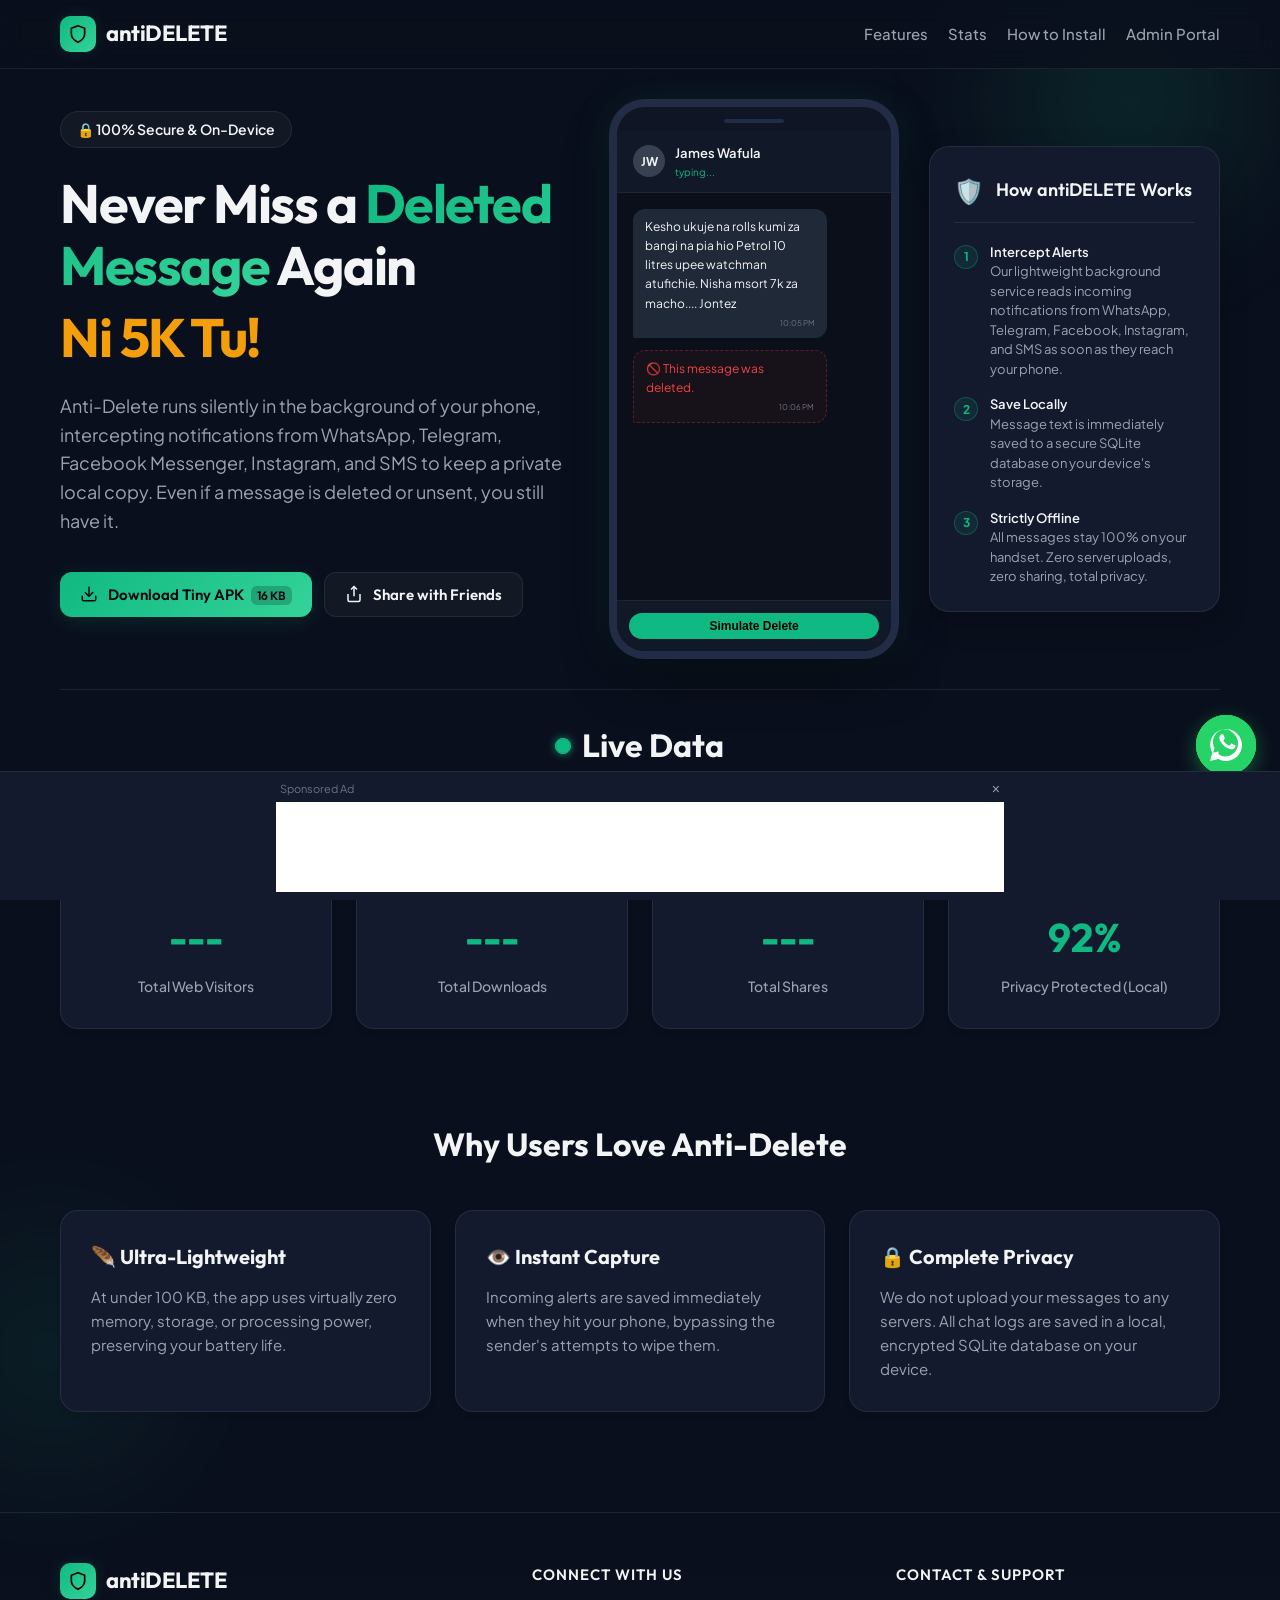
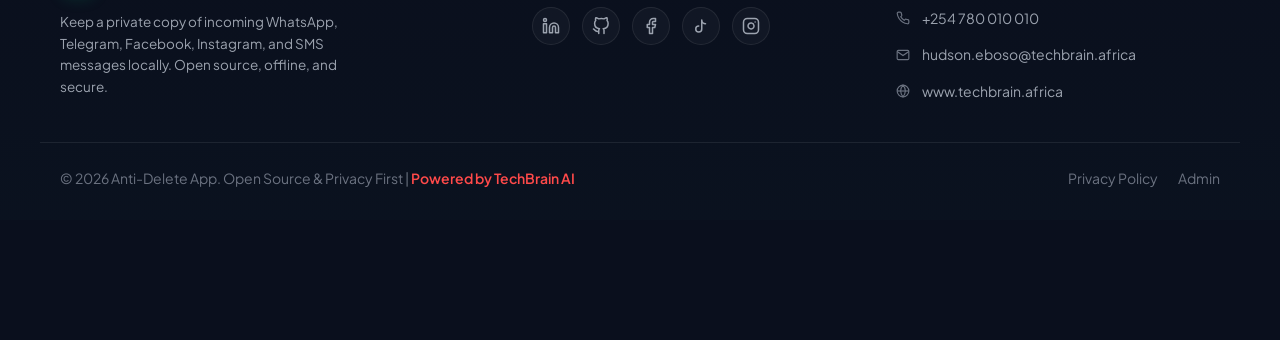
<file: index.html>
<!DOCTYPE html>
<html lang="en">
<head>
  <meta charset="UTF-8">
  <meta name="viewport" content="width=device-width, initial-scale=1.0">
  <title>Anti-Delete | Recover WhatsApp, Telegram, Messenger, Instagram & SMS</title>
  <meta name="description" content="Never miss a deleted message again. Anti-Delete runs silently in the background, keeping a private local copy of notifications from WhatsApp, Telegram, Messenger, Instagram, and SMS. Less than 100 KB footprint.">
  
  <!-- Fonts -->
  <link rel="preconnect" href="https://fonts.googleapis.com">
  <link rel="preconnect" href="https://fonts.gstatic.com" crossorigin>
  <link href="https://fonts.googleapis.com/css2?family=Outfit:wght@300;400;600;700&family=Plus+Jakarta+Sans:wght@300;400;500;600;700&display=swap" rel="stylesheet">
  
  <!-- CSS Stylesheet -->
  <link rel="stylesheet" href="style.css?v=1.07">
  
  <!-- PWA Manifest -->
  <link rel="manifest" href="manifest.json">
  <meta name="theme-color" content="#10B981">
  
  <!-- GA4 Tracking -->
  <script async src="https://www.googletagmanager.com/gtag/js?id=G-G7YRBQVGFN"></script>
  <script>
    window.dataLayer = window.dataLayer || [];
    function gtag(){dataLayer.push(arguments);}
    gtag('js', new Date());
    gtag('config', 'G-G7YRBQVGFN');
  </script>

  <!-- Google AdSense -->
  <script async src="https://pagead2.googlesyndication.com/pagead/js/adsbygoogle.js?client=ca-pub-1997711829882505"
     crossorigin="anonymous"></script>
</head>
<body>

  <!-- Background Glows -->
  <div class="bg-glow bg-glow-1"></div>
  <div class="bg-glow bg-glow-2"></div>

  <!-- Header -->
  <header>
    <div class="container header-container">
      <div class="logo">
        <div class="logo-icon">
          <svg xmlns="http://www.w3.org/2000/svg" viewBox="0 0 24 24" fill="none" stroke="currentColor" stroke-width="2" stroke-linecap="round" stroke-linejoin="round"><path d="M12 22s8-4 8-10V5l-8-3-8 3v7c0 6 8 10 8 10z"/></svg>
        </div>
        <span>antiDELETE</span>
      </div>
      
      <!-- Native Service Status (hidden on Web Landing, visible inside APK WebView) -->
      <div id="serviceStatus" class="service-status hidden">
        <span class="status-indicator"></span>
        <span class="status-text">Active</span>
      </div>
      
      <nav>
        <a href="#features" class="nav-link web-only">Features</a>
        <a href="#stats" class="nav-link web-only">Stats</a>
        <a href="install.html" class="nav-link web-only">How to Install</a>
        <a href="admin.html" class="nav-link web-only">Admin Portal</a>
      </nav>
    </div>
  </header>

  <!-- Main View -->
  <main class="container">
    
    <!-- ==================== LANDING PAGE VIEW (Browser / Non-APK) ==================== -->
    <section id="landingView" class="view-section">
      <div class="hero-grid">
        <div class="hero-content">
          <div class="tagline">🔒 100% Secure & On-Device</div>
          <h1>Never Miss a <span class="gradient-text">Deleted Message</span> Again</h1>
          <div class="promo-text-blink">Ni 5K Tu!</div>
          <p class="hero-desc">
            Anti-Delete runs silently in the background of your phone, intercepting notifications from WhatsApp, Telegram, Facebook Messenger, Instagram, and SMS to keep a private local copy. Even if a message is deleted or unsent, you still have it.
          </p>
          
          <div class="cta-group">
            <button id="downloadApkBtn" class="btn btn-primary">
              <svg class="btn-icon" xmlns="http://www.w3.org/2000/svg" viewBox="0 0 24 24" fill="none" stroke="currentColor" stroke-width="2" stroke-linecap="round" stroke-linejoin="round"><path d="M21 15v4a2 2 0 0 1-2 2H5a2 2 0 0 1-2-2v-4"/><polyline points="7 10 12 15 17 10"/><line x1="12" y1="15" x2="12" y2="3"/></svg>
              <span>Download Tiny APK <span class="badge">16 KB</span></span>
            </button>
            <button id="shareStatusBtn" class="btn btn-secondary">
              <svg class="btn-icon" xmlns="http://www.w3.org/2000/svg" viewBox="0 0 24 24" fill="none" stroke="currentColor" stroke-width="2"><path d="M4 12v8a2 2 0 0 0 2 2h12a2 2 0 0 0 2-2v-8"/><polyline points="16 6 12 2 8 6"/><line x1="12" y1="2" x2="12" y2="15"/></svg>
              <span>Share with Friends</span>
            </button>
          </div>
        </div>
        
        <!-- Live Demo / Phone Mockup -->
        <div class="hero-preview">
          <div class="phone-mockup">
            <div class="phone-speaker"></div>
            <div class="phone-screen">
              <div class="chat-header">
                <div class="chat-avatar">JW</div>
                <div class="chat-info">
                  <div class="chat-name">James Wafula</div>
                  <div class="chat-status">typing...</div>
                </div>
              </div>
              <div class="chat-body" id="chatDemoBody">
                <div class="chat-bubble received">
                  <span class="bubble-text">Kesho ukuje na rolls kumi za bangi na pia hio Petrol 10 litres upee watchman atufichie. Nisha msort 7k za macho.... Jontez</span>
                  <span class="bubble-time">10:05 PM</span>
                </div>
                <div class="chat-bubble received deleted-placeholder" id="deletedBubble">
                  <span class="bubble-text italic">🚫 This message was deleted.</span>
                  <span class="bubble-time">10:06 PM</span>
                </div>
                <div class="chat-bubble received recovered hidden" id="recoveredBubble">
                  <div class="recovered-badge">🛡️ Recovered by Anti-Delete</div>
                  <span class="bubble-text">I bought you a surprise gift! 🎁</span>
                  <span class="bubble-time">10:06 PM</span>
                </div>
              </div>
              <div class="demo-trigger-area">
                <button class="btn-demo" id="triggerDemoBtn">Simulate Delete</button>
              </div>
            </div>
          </div>

          <!-- How antiDELETE Works Card -->
          <div class="how-it-works-card">
            <div class="card-header">
              <span class="card-icon">🛡️</span>
              <h3>How antiDELETE Works</h3>
            </div>
            <div class="card-steps">
              <div class="step-item">
                <span class="step-number">1</span>
                <p><strong>Intercept Alerts</strong><br>Our lightweight background service reads incoming notifications from WhatsApp, Telegram, Facebook, Instagram, and SMS as soon as they reach your phone.</p>
              </div>
              <div class="step-item">
                <span class="step-number">2</span>
                <p><strong>Save Locally</strong><br>Message text is immediately saved to a secure SQLite database on your device's storage.</p>
              </div>
              <div class="step-item">
                <span class="step-number">3</span>
                <p><strong>Strictly Offline</strong><br>All messages stay 100% on your handset. Zero server uploads, zero sharing, total privacy.</p>
              </div>
            </div>
          </div>
        </div>
      </div>

      <!-- Stats Grid -->
      <div id="stats" class="stats-section">
        <h2 class="live-stats-title"><span class="blink-dot"></span>Live Data</h2>
        <div class="stats-grid">
          <div class="stats-card">
            <div class="stats-icon">👥</div>
            <div class="stats-number" id="visitorCount">0</div>
            <div class="stats-label">Total Web Visitors</div>
          </div>
          <div class="stats-card">
            <div class="stats-icon">📥</div>
            <div class="stats-number" id="downloadCount">0</div>
            <div class="stats-label">Total Downloads</div>
          </div>
          <div class="stats-card">
            <div class="stats-icon">🔗</div>
            <div class="stats-number" id="shareCount">0</div>
            <div class="stats-label">Total Shares</div>
          </div>
          <div class="stats-card">
            <div class="stats-icon">🛡️</div>
            <div class="stats-number" id="privacyPercent">0%</div>
            <div class="stats-label">Privacy Protected (Local)</div>
          </div>
        </div>
      </div>



      <!-- Features Section -->
      <div id="features" class="features-section">
        <h2>Why Users Love Anti-Delete</h2>
        <div class="features-grid">
          <div class="feature-card">
            <h3>🪶 Ultra-Lightweight</h3>
            <p>At under 100 KB, the app uses virtually zero memory, storage, or processing power, preserving your battery life.</p>
          </div>
          <div class="feature-card">
            <h3>👁️ Instant Capture</h3>
            <p>Incoming alerts are saved immediately when they hit your phone, bypassing the sender's attempts to wipe them.</p>
          </div>
          <div class="feature-card">
            <h3>🔒 Complete Privacy</h3>
            <p>We do not upload your messages to any servers. All chat logs are saved in a local, encrypted SQLite database on your device.</p>
          </div>
        </div>
      </div>
    </section>

    <!-- ==================== LOGGED IN MESSAGES VIEW (Inside APK) ==================== -->
    <section id="appView" class="view-section hidden">
      <div class="messages-container">
        
        <!-- In-App System Update Card -->
        <div id="updateAppCard" class="update-app-card hidden">
          <div class="update-icon">🚀</div>
          <div class="update-info">
            <span class="update-title">antiDELETE update available <span id="updateVersionName" style="font-size: 11.5px; opacity: 0.8; font-weight: normal; margin-left: 4px;"></span></span>
          </div>
          <button id="updateNowBtn" class="btn btn-update">Update</button>
        </div>
        
        <!-- Permission Alert Card -->
        <div id="permissionWarningCard" class="permission-warning-card hidden">
          <span class="warning-title">🚨 Notification Access Required</span>
          <p class="warning-descr">antiDELETE needs permission to read app notifications to capture and backup deleted or incoming chats. Click below to grant access.</p>
          
          <details class="app-steps-details">
            <summary>Getting "Restricted Setting" error?</summary>
            <ol class="app-steps-list">
              <li>Open your phone's <strong>Settings</strong> &rarr; <strong>Apps</strong>.</li>
              <li>Select <strong>antiDELETE</strong>.</li>
              <li>Tap the <strong>three vertical dots (⋮)</strong> in the top-right corner.</li>
              <li>Tap <strong>"Allow restricted settings"</strong>.</li>
              <li>Confirm using your PIN, pattern, or fingerprint.</li>
              <li>Return here and tap the button below again.</li>
            </ol>
          </details>
          
          <button id="grantPermissionBtn" class="btn btn-warning">Grant Permission</button>
        </div>

        <div class="search-bar-container">
          <input type="text" id="searchBar" class="search-input" placeholder="Search chats or messages...">
          <button id="refreshBtn" class="btn btn-secondary btn-icon-only">🔄</button>
        </div>

        <div class="filter-tabs">
          <button class="tab-btn active" data-filter="all">All</button>
          <button class="tab-btn" data-filter="WhatsApp">WhatsApp</button>
          <button class="tab-btn" data-filter="Tel">Tel</button>
          <button class="tab-btn" data-filter="FB">FB</button>
          <button class="tab-btn" data-filter="IG">IG</button>
          <button class="tab-btn" data-filter="SMS">SMS</button>
          <button class="tab-btn" data-filter="deleted">🛡️ Deleted</button>
        </div>

        <div id="messagesList" class="messages-list">
          <!-- Dynamically populated -->
          <div class="empty-state">
            <div class="empty-state-icon">💬</div>
            <p>No messages captured yet. Send a message on WhatsApp, Telegram, Facebook, Instagram, or SMS to test.</p>
          </div>
        </div>
      </div>
    </section>

    <!-- ==================== ACTIVATION REQUIRED VIEW (Inside APK, Unlicensed) ==================== -->
    <section id="activationView" class="view-section hidden">
      <div class="activation-container">
        <div class="activation-icon">🔐</div>
        <h2 class="activation-title">Activation Required</h2>
        <p id="activationReason" class="activation-reason">🔐 This device is not activated. Enter your code or verify your M-PESA payment.</p>

        <!-- Device ID Card -->
        <div class="device-id-card">
          <span class="device-id-label">Your Device ID</span>
          <div class="device-id-value-row">
            <code id="displayDeviceId" class="device-id-value">Loading...</code>
            <button onclick="copyDeviceId()" class="copy-btn" id="copyDeviceIdBtn">📋 Copy</button>
          </div>
          <p class="device-id-hint">📤 Share this ID with your agent to get your activation code.</p>
        </div>

        <!-- Tabs -->
        <div class="activation-tabs">
          <button class="act-tab active" id="tabOffline" onclick="switchActivationTab('offline', this)">🔑 Have a Code?</button>
          <button class="act-tab" id="tabOnline" onclick="switchActivationTab('online', this)">💳 Paid Online?</button>
        </div>

        <!-- Tab Content: Offline — Enter Activation Code -->
        <div id="offlineActivationTab" class="activation-tab-content">
          <p class="tab-desc">Enter the activation code provided by your agent after payment:</p>
          <div class="form-group" style="margin-bottom: 16px;">
            <input type="text" id="activationCodeInput" class="form-input activation-code-input"
              placeholder="ABC-DEF-GH2" maxlength="11" autocomplete="off" spellcheck="false">
          </div>
          <button id="submitCodeBtn" class="btn btn-primary" style="width: 100%;">Activate Device</button>
        </div>

        <!-- Tab Content: Online — Verify M-PESA Payment -->
        <div id="onlineActivationTab" class="activation-tab-content hidden">
          <p class="tab-desc">Enter the Safaricom number you used to pay on our website:</p>
          <div class="phone-input-wrapper" style="margin-bottom: 16px;">
            <span class="phone-prefix">+254</span>
            <input type="tel" id="onlinePaymentPhone" class="form-input" placeholder="708374149" maxlength="9">
          </div>
          <button id="verifyOnlinePaymentBtn" class="btn btn-primary" style="width: 100%;">Verify M-PESA Payment</button>
        </div>

        <!-- WhatsApp Support -->
        <a href="https://wa.me/254780010010" id="whatsappSupportLink" class="support-link" target="_blank">
          💬 WhatsApp Support
        </a>
      </div>
    </section>

  </main>

  <!-- Banner Ads Space -->
  <div id="adContainer" class="ad-container hidden">
    <div class="ad-header">
      <span>Sponsored Ad</span>
      <button id="closeAdBtn" class="ad-close-btn">&times;</button>
    </div>
    <div id="adContent" class="ad-content">
      <a href="#" id="adLink" target="_blank">
        <img src="https://via.placeholder.com/728x90.png?text=Premium+Ad+Banner" alt="Advertisement" id="adImage">
      </a>
    </div>
  </div>

  <footer class="web-only">
    <div class="container footer-grid">
      <!-- Brand & Description -->
      <div class="footer-col brand-col">
        <div class="logo" style="margin-bottom: 12px;">
          <div class="logo-icon">
            <svg xmlns="http://www.w3.org/2000/svg" viewBox="0 0 24 24" fill="none" stroke="currentColor" stroke-width="2" stroke-linecap="round" stroke-linejoin="round"><path d="M12 22s8-4 8-10V5l-8-3-8 3v7c0 6 8 10 8 10z"/></svg>
          </div>
          <span>antiDELETE</span>
        </div>
        <p class="brand-desc">Keep a private copy of incoming WhatsApp, Telegram, Facebook, Instagram, and SMS messages locally. Open source, offline, and secure.</p>
      </div>

      <!-- Social Links Column -->
      <div class="footer-col">
        <h4>Connect With Us</h4>
        <div class="social-links">
          <a href="https://www.linkedin.com/in/hudson-eboso-omunga/" target="_blank" class="social-icon linkedin" title="LinkedIn">
            <svg xmlns="http://www.w3.org/2000/svg" width="18" height="18" viewBox="0 0 24 24" fill="none" stroke="currentColor" stroke-width="2" stroke-linecap="round" stroke-linejoin="round"><path d="M16 8a6 6 0 0 1 6 6v7h-4v-7a2 2 0 0 0-2-2 2 2 0 0 0-2 2v7h-4v-7a6 6 0 0 1 6-6z"></path><rect x="2" y="9" width="4" height="12"></rect><circle cx="4" cy="4" r="2"></circle></svg>
          </a>
          <a href="https://github.com/ebosoh" target="_blank" class="social-icon github" title="GitHub">
            <svg xmlns="http://www.w3.org/2000/svg" width="18" height="18" viewBox="0 0 24 24" fill="none" stroke="currentColor" stroke-width="2" stroke-linecap="round" stroke-linejoin="round"><path d="M9 19c-5 1.5-5-2.5-7-3m14 6v-3.87a3.37 3.37 0 0 0-.94-2.61c3.14-.35 6.44-1.54 6.44-7A5.44 5.44 0 0 0 20 4.77 5.07 5.07 0 0 0 19.91 1S18.73.65 16 2.48a13.38 13.38 0 0 0-7 0C6.27.65 5.09 1 5.09 1A5.07 5.07 0 0 0 5 4.77a5.44 5.44 0 0 0-1.5 3.78c0 5.42 3.3 6.61 6.44 7A3.37 3.37 0 0 0 9 18.13V22"></path></svg>
          </a>
          <a href="https://www.facebook.com/profile.php?id=61574631280760" target="_blank" class="social-icon facebook" title="Facebook">
            <svg xmlns="http://www.w3.org/2000/svg" width="18" height="18" viewBox="0 0 24 24" fill="none" stroke="currentColor" stroke-width="2" stroke-linecap="round" stroke-linejoin="round"><path d="M18 2h-3a5 5 0 0 0-5 5v3H7v4h3v8h4v-8h3l1-4h-4V7a1 1 0 0 1 1-1h3z"></path></svg>
          </a>
          <a href="#" target="_blank" class="social-icon tiktok" title="TikTok">
            <svg xmlns="http://www.w3.org/2000/svg" width="18" height="18" viewBox="0 0 24 24" fill="none" stroke="currentColor" stroke-width="2" stroke-linecap="round" stroke-linejoin="round"><path d="M9 12a4 4 0 1 0 4 4V4a5 5 0 0 0 5 5"></path></svg>
          </a>
          <a href="#" target="_blank" class="social-icon instagram" title="Instagram">
            <svg xmlns="http://www.w3.org/2000/svg" width="18" height="18" viewBox="0 0 24 24" fill="none" stroke="currentColor" stroke-width="2" stroke-linecap="round" stroke-linejoin="round"><rect x="2" y="2" width="20" height="20" rx="5" ry="5"></rect><path d="M16 11.37A4 4 0 1 1 12.63 8 4 4 0 0 1 16 11.37z"></path><line x1="17.5" y1="6.5" x2="17.51" y2="6.5"></line></svg>
          </a>
        </div>
      </div>

      <!-- Contacts Column -->
      <div class="footer-col contact-col">
        <h4>Contact & Support</h4>
        <ul class="contact-list">
          <li>
            <svg class="contact-icon phone-glow" xmlns="http://www.w3.org/2000/svg" width="14" height="14" viewBox="0 0 24 24" fill="none" stroke="currentColor" stroke-width="2"><path d="M22 16.92v3a2 2 0 0 1-2.18 2 19.79 19.79 0 0 1-8.63-3.07 19.5 19.5 0 0 1-6-6 19.79 19.79 0 0 1-3.07-8.67A2 2 0 0 1 4.11 2h3a2 2 0 0 1 2 1.72 12.84 12.84 0 0 0 .7 2.81 2 2 0 0 1-.45 2.11L8.09 9.91a16 16 0 0 0 6 6l1.27-1.27a2 2 0 0 1 2.11-.45 12.84 12.84 0 0 0 2.81.7A2 2 0 0 1 22 16.92z"/></svg>
            <a href="tel:+254780010010">+254 780 010 010</a>
          </li>
          <li>
            <svg class="contact-icon email-glow" xmlns="http://www.w3.org/2000/svg" width="14" height="14" viewBox="0 0 24 24" fill="none" stroke="currentColor" stroke-width="2"><path d="M4 4h16c1.1 0 2 .9 2 2v12c0 1.1-.9 2-2 2H4c-1.1 0-2-.9-2-2V6c0-1.1.9-2 2-2z"/><polyline points="22,6 12,13 2,6"/></svg>
            <a href="mailto:hudson.eboso@techbrain.africa">hudson.eboso@techbrain.africa</a>
          </li>
          <li>
            <svg class="contact-icon web-glow" xmlns="http://www.w3.org/2000/svg" width="14" height="14" viewBox="0 0 24 24" fill="none" stroke="currentColor" stroke-width="2"><circle cx="12" cy="12" r="10"/><line x1="2" y1="12" x2="22" y2="12"/><path d="M12 2a15.3 15.3 0 0 1 4 10 15.3 15.3 0 0 1-4 10 15.3 15.3 0 0 1-4-10 15.3 15.3 0 0 1 4-10z"/></svg>
            <a href="https://www.techbrain.africa" target="_blank">www.techbrain.africa</a>
          </li>
        </ul>
      </div>
    </div>

    <!-- Bottom Copyright -->
    <div class="container footer-bottom">
      <p>&copy; 2026 Anti-Delete App. Open Source & Privacy First | <a href="https://www.techbrain.africa" target="_blank" class="techbrain-tag">Powered by TechBrain AI</a></p>
      <div class="footer-links">
        <a href="privacy.html">Privacy Policy</a>
        <a href="admin.html">Admin</a>
      </div>
    </div>
  </footer>

  <!-- M-PESA Payment Modal -->
  <div id="paymentModal" class="modal-overlay hidden">
    <div class="payment-card">
      <button id="closePaymentBtn" class="modal-close-btn">&times;</button>
      
      <!-- Step 1: Input Details -->
      <div id="paymentInputStep" class="payment-step">
        <div class="mpesa-brand">
          <span class="mpesa-logo">M</span>
          <h3>Lipa na M-PESA</h3>
        </div>
        <p class="payment-subtitle">Download <strong>antiDELETE Pro APK</strong> for your phone.</p>
        
        <div class="price-tag">
          <span class="currency">KES</span>
          <span class="amount">1000</span>
        </div>

        <div class="form-group" style="margin-bottom: 20px;">
          <label for="mpesaPhone">Safaricom Phone Number</label>
          <div class="phone-input-wrapper">
            <span class="phone-prefix">+254</span>
            <input type="tel" id="mpesaPhone" class="form-input" placeholder="708374149" maxlength="9">
          </div>
          <span class="input-hint">Enter your number without the leading 0 (e.g. 708374149)</span>
        </div>

        <button id="payNowBtn" class="btn btn-primary btn-pay">
          <span>Pay KES 1000</span>
          <span class="pay-arrow">&rarr;</span>
        </button>
        <p class="secure-note">🔒 Encrypted on-device checkout via Daraja API</p>
      </div>

      <!-- Step 2: Processing Payment / Waiting for PIN -->
      <div id="paymentProcessStep" class="payment-step hidden">
        <div class="payment-loader-container">
          <div class="payment-spinner"></div>
          <div class="payment-pulse-dot"></div>
        </div>
        <h3>Check Your Phone!</h3>
        <p class="processing-msg">We've sent an M-PESA STK prompt to your phone.</p>
        <div class="instructions-box">
          <ol>
            <li>Unlock your phone screen.</li>
            <li>Enter your <strong>M-PESA PIN</strong> when prompted.</li>
            <li>Confirm the payment of <strong>KES 1000</strong> to <strong>antiDELETE</strong>.</li>
          </ol>
        </div>
        <p class="polling-status">Waiting for confirmation... <span id="paymentTimer">45</span>s</p>
      </div>

      <!-- Step 3: Success -->
      <div id="paymentSuccessStep" class="payment-step hidden">
        <div class="success-icon-container">
          <div class="success-checkmark">
            <svg xmlns="http://www.w3.org/2000/svg" viewBox="0 0 52 52">
              <circle class="success-circle" cx="26" cy="26" r="25" fill="none"/>
              <path class="success-check" fill="none" d="M14.1 27.2l7.1 7.2 16.7-16.8"/>
            </svg>
          </div>
        </div>
        <h3 class="success-title">Payment Confirmed!</h3>
        <p class="success-desc">Thank you for your purchase. Your download has started automatically.</p>
        <button id="closeSuccessBtn" class="btn btn-primary" style="width: 100%;">Close</button>
      </div>

      <!-- Step 4: Error -->
      <div id="paymentErrorStep" class="payment-step hidden">
        <div class="error-icon-container">❌</div>
        <h3 class="error-title">Payment Failed</h3>
        <p id="paymentErrorMsg" class="error-desc">The request was cancelled or timed out. Please try again.</p>
        <button id="retryPaymentBtn" class="btn btn-secondary" style="width: 100%;">Try Again</button>
      </div>
    </div>
  </div>

  <!-- Contact Deleted Messages Modal -->
  <div id="contactMessagesModal" class="modal-overlay hidden">
    <div class="payment-card chat-detail-card" style="max-height: 85vh; display: flex; flex-direction: column; padding: 30px 24px;">
      <button id="closeChatDetailBtn" class="modal-close-btn">&times;</button>
      <div class="chat-detail-header" style="margin-bottom: 20px; border-bottom: 1px solid var(--border-color); padding-bottom: 15px;">
        <h3 id="chatDetailSender" style="font-family: var(--font-title); color: var(--text-primary); font-size: 20px; margin-bottom: 6px; word-break: break-all;">Sender Name</h3>
        <span id="chatDetailCount" class="message-badge badge-deleted" style="display: inline-block;">0 deleted messages</span>
      </div>
      <div id="chatDetailList" class="chat-detail-list" style="flex: 1; overflow-y: auto; display: flex; flex-direction: column; gap: 16px; padding-right: 4px;">
        <!-- Messages populated dynamically -->
      </div>
    </div>
  </div>

  <!-- Floating WhatsApp Support Button -->
  <a href="https://wa.me/254780010010" class="whatsapp-float web-only" target="_blank" id="whatsappFloatLink">
    <div class="wa-ripple-ring"></div>
    <div class="wa-ripple-ring"></div>
    <div class="wa-ripple-ring"></div>
    <svg class="wa-icon" viewBox="0 0 24 24" fill="currentColor" xmlns="http://www.w3.org/2000/svg">
      <path d="M.057 24l1.687-6.163c-1.041-1.804-1.588-3.849-1.587-5.946C.06 5.348 5.397.01 12.008.01c3.202.001 6.212 1.246 8.477 3.514 2.266 2.268 3.507 5.28 3.505 8.484-.004 6.657-5.34 11.997-11.953 11.997-2.005-.001-3.973-.502-5.724-1.455L0 24zm6.59-4.846c1.6.95 3.188 1.449 4.625 1.451 5.403.002 9.799-4.382 9.802-9.77.001-2.61-1.01-5.063-2.848-6.903C16.388 2.093 13.939.08 12.004.08 6.602.08 2.206 4.464 2.203 9.853c-.001 1.513.407 2.99 1.18 4.316l-.99 3.615 3.73-.977c.057-.015.11-.027.164-.027zm11.936-7.182c-.3-.15-1.782-.88-2.057-.98-.275-.1-.475-.15-.675.15-.2.3-.775.98-.95 1.18-.175.2-.35.225-.65.075-.3-.15-1.265-.467-2.41-1.485-.89-.79-1.49-1.77-1.665-2.07-.175-.3-.02-.46.13-.61.135-.133.3-.35.45-.525.15-.175.2-.3.3-.5.1-.2.05-.375-.025-.525-.075-.15-.675-1.625-.925-2.225-.244-.589-.48-.51-.66-.52-.18-.01-.385-.01-.59-.01-.2 0-.525.075-.8.375-.275.3-1.05 1.025-1.05 2.5s1.075 2.9 1.225 3.1c.15.2 2.11 3.22 5.11 4.52.714.31 1.272.496 1.705.635.717.227 1.37.195 1.885.118.574-.086 1.78-.727 2.03-1.43.25-.7.25-1.3.175-1.43-.075-.13-.275-.205-.575-.355z"/>
    </svg>
  </a>

  <script src="app.js?v=1.07"></script>
</body>
</html>
</file>
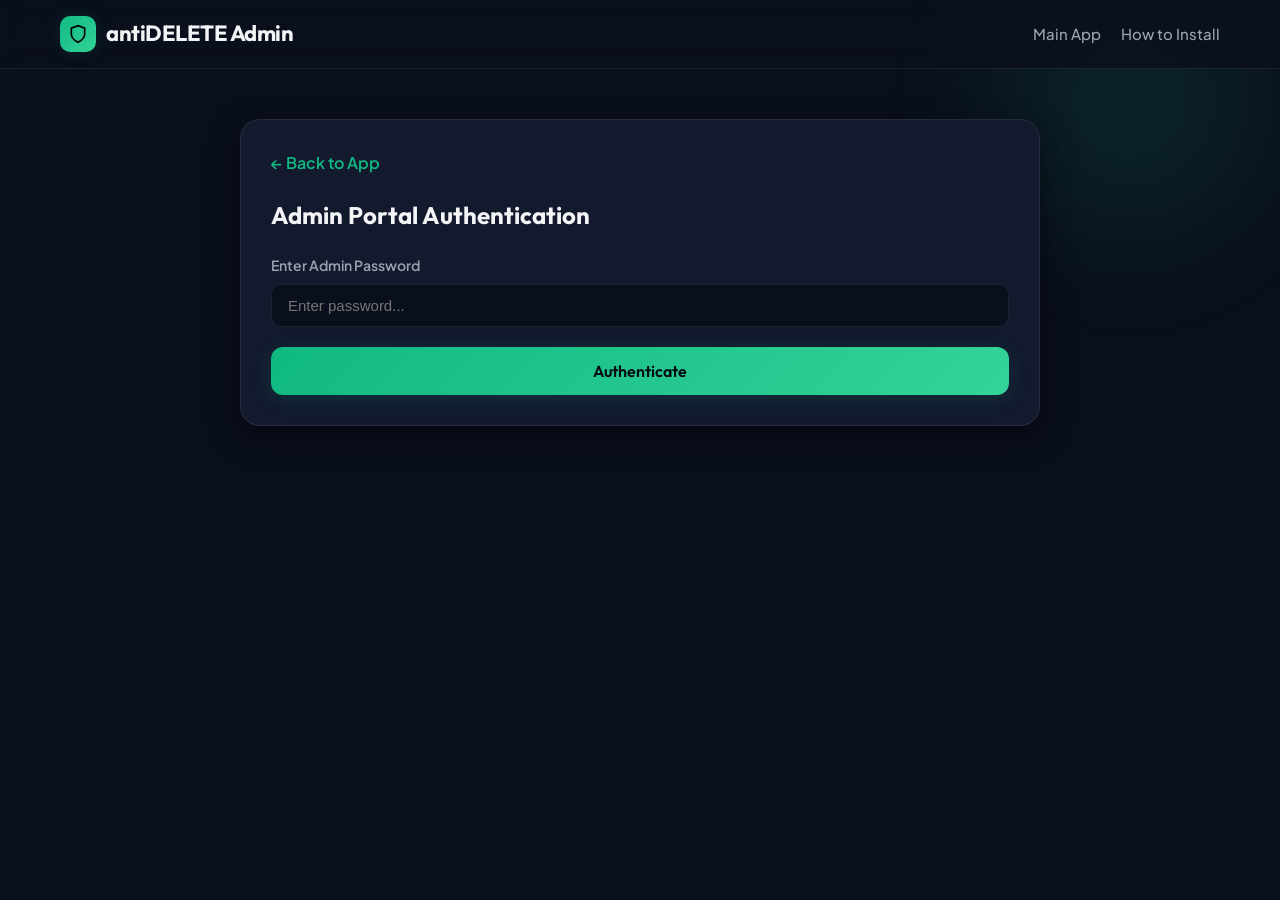
<file: admin.html>
<!DOCTYPE html>
<html lang="en">
<head>
  <meta charset="UTF-8">
  <meta name="viewport" content="width=device-width, initial-scale=1.0">
  <title>Anti-Delete Admin | Ads & Stats Management</title>
  
  <link rel="preconnect" href="https://fonts.googleapis.com">
  <link rel="preconnect" href="https://fonts.gstatic.com" crossorigin>
  <link href="https://fonts.googleapis.com/css2?family=Outfit:wght@400;600;700&family=Plus+Jakarta+Sans:wght@400;500;600&display=swap" rel="stylesheet">
  
  <link rel="stylesheet" href="style.css">
  <style>
    .admin-container {
      max-width: 800px;
      margin: 50px auto;
      width: 100%;
      box-sizing: border-box;
      background: var(--bg-secondary);
      border: 1px solid var(--border-color);
      border-radius: 20px;
      padding: 30px;
      box-shadow: 0 10px 30px rgba(0,0,0,0.5);
    }
    
    .form-group {
      margin-bottom: 20px;
      display: flex;
      flex-direction: column;
      gap: 8px;
    }
    
    .form-group label {
      font-weight: 600;
      color: var(--text-secondary);
      font-size: 14px;
    }
    
    .form-input {
      background: var(--bg-primary);
      border: 1px solid var(--border-color);
      color: var(--text-primary);
      padding: 12px 16px;
      border-radius: 10px;
      font-size: 15px;
      outline: none;
    }
    
    .form-input:focus {
      border-color: var(--accent-mint);
    }
    
    .table-container {
      margin-top: 30px;
      overflow-x: auto;
      border-radius: 12px;
      border: 1px solid var(--border-color);
    }
    
    table {
      width: 100%;
      border-collapse: collapse;
    }
    
    th, td {
      padding: 12px 16px;
      text-align: left;
      border-bottom: 1px solid var(--border-color);
      font-size: 14px;
    }
    
    th {
      background: var(--bg-tertiary);
      color: var(--text-secondary);
      font-weight: 600;
    }
    
    .back-link {
      display: inline-block;
      margin-bottom: 20px;
      color: var(--accent-mint);
      text-decoration: none;
      font-weight: 600;
    }
    
    .back-link:hover {
      text-decoration: underline;
    }

    /* ---- License-specific styles ---- */
    .section-divider {
      border: none;
      border-top: 1px solid var(--border-color);
      margin: 40px 0;
    }

    .generated-code-box {
      background: linear-gradient(135deg, rgba(16,185,129,0.15), rgba(6,182,212,0.1));
      border: 2px solid var(--accent-mint);
      border-radius: 14px;
      padding: 20px;
      text-align: center;
      margin-top: 20px;
    }

    .generated-code-box .code-value {
      font-size: 32px;
      font-weight: 700;
      font-family: monospace;
      letter-spacing: 6px;
      color: var(--accent-mint);
      display: block;
      margin: 8px 0;
      word-break: break-all;
    }

    .generated-code-box .code-hint {
      font-size: 12px;
      color: var(--text-muted);
    }

    .badge-online  { background: rgba(59,130,246,0.2);  color: #60a5fa; padding: 3px 10px; border-radius: 20px; font-size: 12px; font-weight: 600; }
    .badge-offline { background: rgba(245,158,11,0.2);  color: #fbbf24; padding: 3px 10px; border-radius: 20px; font-size: 12px; font-weight: 600; }
    .badge-active  { background: rgba(16,185,129,0.2);  color: #34d399; padding: 3px 10px; border-radius: 20px; font-size: 12px; font-weight: 600; }
    .badge-revoked { background: rgba(239,68,68,0.2);   color: #f87171; padding: 3px 10px; border-radius: 20px; font-size: 12px; font-weight: 600; }

    .btn-revoke {
      background: rgba(239,68,68,0.15);
      color: #f87171;
      border: 1px solid rgba(239,68,68,0.3);
      padding: 5px 12px;
      border-radius: 8px;
      cursor: pointer;
      font-size: 12px;
      font-weight: 600;
      transition: background 0.2s;
    }
    .btn-revoke:hover { background: rgba(239,68,68,0.3); }

    .device-id-cell {
      font-family: monospace;
      font-size: 12px;
      color: var(--text-muted);
      max-width: 120px;
      overflow: hidden;
      text-overflow: ellipsis;
      white-space: nowrap;
    }

    .license-count-badge {
      background: var(--accent-mint);
      color: #000;
      font-size: 12px;
      font-weight: 700;
      padding: 2px 8px;
      border-radius: 20px;
      margin-left: 8px;
    }

    .license-form-grid {
      display: grid;
      grid-template-columns: 1fr 1fr;
    }

    /* ---- Mobile Responsive Layout overrides ---- */
    @media (max-width: 768px) {
      .admin-container {
        margin: 20px auto;
        padding: 20px 15px;
        border-radius: 14px;
      }

      .section-divider {
        margin: 25px 0;
      }

      th, td {
        padding: 10px 8px;
        font-size: 13px;
      }

      .device-id-cell {
        max-width: 70px;
      }

      .license-count-badge {
        margin-left: 4px;
      }
    }

    @media (max-width: 600px) {
      .license-form-grid {
        grid-template-columns: 1fr;
      }

      .stats-card {
        padding: 20px 15px !important;
      }

      .stats-number {
        font-size: 28px !important;
      }

      .generated-code-box {
        padding: 15px 10px;
      }

      .generated-code-box .code-value {
        font-size: 24px;
        letter-spacing: 3px;
      }
    }
  </style>
</head>
<body>

  <div class="bg-glow bg-glow-1"></div>

  <header>
    <div class="container header-container">
      <div class="logo">
        <div class="logo-icon">
          <svg xmlns="http://www.w3.org/2000/svg" viewBox="0 0 24 24" fill="none" stroke="currentColor" stroke-width="2"><path d="M12 22s8-4 8-10V5l-8-3-8 3v7c0 6 8 10 8 10z"/></svg>
        </div>
        <span>antiDELETE Admin</span>
      </div>
      <nav>
        <a href="index.html" class="nav-link">Main App</a>
        <a href="install.html" class="nav-link">How to Install</a>
      </nav>
    </div>
  </header>

  <main class="container">
    
    <!-- Auth Section -->
    <div id="authBox" class="admin-container">
      <a href="index.html" class="back-link">&larr; Back to App</a>
      <h2 style="margin-bottom: 20px; font-family: var(--font-title);">Admin Portal Authentication</h2>
      
      <div class="form-group">
        <label for="adminPassword">Enter Admin Password</label>
        <input type="password" id="adminPassword" class="form-input" placeholder="Enter password...">
      </div>
      
      <button id="loginBtn" class="btn btn-primary" style="width: 100%;">Authenticate</button>
      <p id="authError" style="color: #ef4444; margin-top: 12px; font-size: 14px;" class="hidden">Incorrect password. Please try again.</p>
    </div>

    <!-- Dashboard Section (Hidden by Default) -->
    <div id="dashboardBox" class="admin-container hidden">
      <a href="index.html" class="back-link">&larr; Go to Home</a>
      <h2 style="margin-bottom: 30px; font-family: var(--font-title);">Ads & Statistics Dashboard</h2>

      <!-- Mini Stats Row -->
      <div class="stats-grid" style="margin-bottom: 40px; gap: 20px;">
        <div class="stats-card">
          <div class="stats-number" id="dashVisitors">0</div>
          <div class="stats-label">Total Web Visitors</div>
        </div>
        <div class="stats-card">
          <div class="stats-number" id="dashDownloads">0</div>
          <div class="stats-label">Total Downloads</div>
        </div>
        <div class="stats-card">
          <div class="stats-number" id="dashShares">0</div>
          <div class="stats-label">Total Shares</div>
        </div>
      </div>

      <!-- Google AdSense Settings Info -->
      <div style="background: rgba(59, 130, 246, 0.1); border: 1px solid rgba(59, 130, 246, 0.2); border-radius: 12px; padding: 16px; margin-bottom: 30px;">
        <h4 style="margin: 0 0 8px 0; color: #60a5fa; font-family: var(--font-title); display: flex; align-items: center; gap: 8px;">
          <svg xmlns="http://www.w3.org/2000/svg" width="16" height="16" viewBox="0 0 24 24" fill="none" stroke="currentColor" stroke-width="2" stroke-linecap="round" stroke-linejoin="round"><rect x="3" y="3" width="18" height="18" rx="2" ry="2"></rect><line x1="21" y1="9" x2="3" y2="9"></line><line x1="9" y1="21" x2="9" y2="9"></line></svg>
          Google AdSense Status
        </h4>
        <p style="font-size: 13px; color: var(--text-secondary); margin: 0; line-height: 1.5;">
          Google AdSense Auto Ads is active on the website and app using publisher ID <code style="background: rgba(255,255,255,0.1); padding: 2px 6px; border-radius: 4px; font-family: monospace; color: #34d399;">ca-pub-1997711829882505</code>.
          To show AdSense ad units inside the bottom ad banner, configure the <code style="background: rgba(255,255,255,0.1); padding: 2px 6px; border-radius: 4px; font-family: monospace; color: #34d399;">ADSENSE_SLOT_ID</code> constant inside <code style="background: rgba(255,255,255,0.1); padding: 2px 6px; border-radius: 4px; font-family: monospace; color: #60a5fa;">app.js</code>. If slot ID is empty, the rotator below will display sponsored ads.
        </p>
      </div>

      <!-- Upload Ad Section -->
      <h3 style="margin-bottom: 15px; font-family: var(--font-title);">Upload Sponsored Ad</h3>
      <div class="form-group">
        <label for="adImageUrl">Banner Image URL (Suggested size: 728x90)</label>
        <input type="url" id="adImageUrl" class="form-input" placeholder="https://example.com/ad-banner.png">
      </div>
      <div class="form-group">
        <label for="adRedirectUrl">Click-Through Redirect URL</label>
        <input type="url" id="adRedirectUrl" class="form-input" placeholder="https://sponsorwebsite.com">
      </div>
      <button id="submitAdBtn" class="btn btn-primary">Publish Ad</button>
      <p id="adFeedback" style="margin-top: 12px; font-size: 14px; font-weight: 600;"></p>

      <!-- Active Ads Table -->
      <h3 style="margin-top: 40px; margin-bottom: 10px; font-family: var(--font-title);">Active Advertisements</h3>
      <div class="table-container">
        <table>
          <thead>
            <tr>
              <th>Banner Image</th>
              <th>Destination URL</th>
              <th>Impressions</th>
              <th>Clicks</th>
              <th>CTR (%)</th>
            </tr>
          </thead>
          <tbody id="adsTableBody">
            <!-- Populated dynamically -->
            <tr>
              <td colspan="5" style="text-align: center; color: var(--text-muted);">No ads uploaded yet or backend not connected.</td>
            </tr>
          </tbody>
        </table>
      </div>

      <hr class="section-divider">

      <!-- ===== LICENSE GENERATOR ===== -->
      <h3 style="margin-bottom: 6px; font-family: var(--font-title);">🔑 Generate Offline License</h3>
      <p style="color: var(--text-muted); font-size: 14px; margin-bottom: 20px;">Use this after installing the app on a customer's phone and collecting payment. Paste their Device ID and click Generate.</p>

      <div class="license-form-grid" style="gap: 16px;">
        <div class="form-group" style="margin-bottom: 0;">
          <label for="licDeviceId">Device ID <span style="color:#ef4444">*</span></label>
          <input type="text" id="licDeviceId" class="form-input" placeholder="e.g. a8f3c92b1d4e5f67" autocomplete="off">
        </div>
        <div class="form-group" style="margin-bottom: 0;">
          <label for="licPhone">Customer Phone</label>
          <input type="text" id="licPhone" class="form-input" placeholder="e.g. 254708374149">
        </div>
        <div class="form-group" style="margin-bottom: 0;">
          <label for="licAmount">Amount Paid (KES)</label>
          <input type="number" id="licAmount" class="form-input" placeholder="e.g. 1000" value="1000">
        </div>
        <div class="form-group" style="margin-bottom: 0;">
          <label for="licNotes">Notes (optional)</label>
          <input type="text" id="licNotes" class="form-input" placeholder="e.g. Nairobi CBD client">
        </div>
      </div>

      <button id="generateLicenseBtn" class="btn btn-primary" style="margin-top: 20px;">⚡ Generate &amp; Register License</button>
      <p id="licFeedback" style="margin-top: 12px; font-size: 14px; font-weight: 600;"></p>

      <!-- Generated Code Display -->
      <div id="generatedCodeBox" class="generated-code-box" style="display: none;">
        <span style="font-size: 13px; color: var(--text-muted);">Activation Code for this device:</span>
        <span id="generatedCodeValue" class="code-value">---</span>
        <p class="code-hint">Give this code to the customer. They will enter it in the app to unlock it.</p>
        <button onclick="copyGeneratedCode()" class="btn btn-secondary" style="margin-top: 8px; font-size: 13px;">📋 Copy Code</button>
      </div>

      <hr class="section-divider">

      <!-- ===== LICENSES TABLE ===== -->
      <h3 style="margin-bottom: 10px; font-family: var(--font-title);">📋 All Licenses <span id="licenseCountBadge" class="license-count-badge">0</span></h3>
      <div class="table-container">
        <table id="licensesTable">
          <thead>
            <tr>
              <th>Device ID</th>
              <th>Phone</th>
              <th>Code</th>
              <th>Type</th>
              <th>Status</th>
              <th>Date</th>
              <th>Action</th>
            </tr>
          </thead>
          <tbody id="licensesTableBody">
            <tr><td colspan="7" style="text-align:center; color: var(--text-muted);">Loading licenses...</td></tr>
          </tbody>
        </table>
      </div>
    </div>

  </main>

  <script>
    const APPS_SCRIPT_URL = "https://script.google.com/macros/s/AKfycbxB4XY-xVrQSP-wNDGCyx3nURP5rSrHYufSbqZmtCp6ecOCNe4OW19Rmz_nHLchre4HuQ/exec"; // Update with actual URL
    let adminPass = "";

    document.getElementById("loginBtn").addEventListener("click", () => {
      const pass = document.getElementById("adminPassword").value;
      if (pass === "Adm!n_TBr@1n26") { // Updated admin password
        adminPass = pass;
        document.getElementById("authBox").classList.add("hidden");
        document.getElementById("dashboardBox").classList.remove("hidden");
        loadDashboardData();
        loadLicenses();
      } else {
        const error = document.getElementById("authError");
        error.classList.remove("hidden");
      }
    });

    function loadDashboardData() {
      if (APPS_SCRIPT_URL.includes("placeholder")) {
        document.getElementById("dashVisitors").innerText = "1,240";
        document.getElementById("dashDownloads").innerText = "432";
        document.getElementById("dashShares").innerText = "185";
        return;
      }

      // Fetch Stats
      fetch(`${APPS_SCRIPT_URL}?action=getStats`)
        .then(res => res.json())
        .then(data => {
          document.getElementById("dashVisitors").innerText = data.visitors.toLocaleString();
          document.getElementById("dashDownloads").innerText = data.downloads.toLocaleString();
          document.getElementById("dashShares").innerText = (data.shares || 0).toLocaleString();
        })
        .catch(err => console.error("Error loading stats", err));

      // Fetch Ads List
      fetch(`${APPS_SCRIPT_URL}?action=getAds`)
        .then(res => res.json())
        .then(ads => {
          const tbody = document.getElementById("adsTableBody");
          tbody.innerHTML = "";
          if (!ads || ads.length === 0) {
            tbody.innerHTML = '<tr><td colspan="5" style="text-align: center; color: var(--text-muted);">No ads active.</td></tr>';
            return;
          }
          ads.forEach(ad => {
            const tr = document.createElement("tr");
            const ctr = ad.impressions > 0 ? ((ad.clicks / ad.impressions) * 100).toFixed(1) + "%" : "0%";
            tr.innerHTML = `
              <td><a href="${ad.imageUrl}" target="_blank" style="color: var(--accent-mint); font-size:12px; word-break:break-all;">${ad.imageUrl.substring(0, 45)}...</a></td>
              <td><a href="${ad.redirectUrl}" target="_blank" style="color: var(--text-secondary); font-size:12px; word-break:break-all;">${ad.redirectUrl}</a></td>
              <td>${ad.impressions}</td>
              <td>${ad.clicks}</td>
              <td>${ctr}</td>
            `;
            tbody.appendChild(tr);
          });
        })
        .catch(err => console.error("Error loading ads table", err));
    }

    document.getElementById("submitAdBtn").addEventListener("click", () => {
      const imageUrl    = document.getElementById("adImageUrl").value;
      const redirectUrl = document.getElementById("adRedirectUrl").value;
      const feedback    = document.getElementById("adFeedback");

      if (!imageUrl || !redirectUrl) {
        feedback.style.color = "#ef4444";
        feedback.innerText = "Please provide both the image URL and destination URL.";
        return;
      }

      if (APPS_SCRIPT_URL.includes("placeholder")) {
        feedback.style.color = "#34d399";
        feedback.innerText = "Demo Mode: Ad validated! (To upload for real, connect the Apps Script URL)";
        return;
      }

      feedback.style.color = "#9ca3af";
      feedback.innerText = "Publishing ad...";

      fetch(APPS_SCRIPT_URL, {
        method: "POST",
        mode: "no-cors",
        headers: { "Content-Type": "application/json" },
        body: JSON.stringify({
          action: "uploadAd",
          password: adminPass,
          imageUrl: imageUrl,
          redirectUrl: redirectUrl
        })
      })
      .then(() => {
        feedback.style.color = "#10b981";
        feedback.innerText = "Ad published successfully! Refreshing dashboard...";
        document.getElementById("adImageUrl").value    = "";
        document.getElementById("adRedirectUrl").value = "";
        setTimeout(loadDashboardData, 1500);
      })
      .catch(err => {
        feedback.style.color = "#ef4444";
        feedback.innerText = "Failed to upload ad. Check console.";
        console.error(err);
      });
    });

    // ==================== LICENSE MANAGEMENT ====================

    document.getElementById("generateLicenseBtn").addEventListener("click", () => {
      const deviceId = document.getElementById("licDeviceId").value.trim();
      const phone    = document.getElementById("licPhone").value.trim();
      const amount   = document.getElementById("licAmount").value.trim();
      const notes    = document.getElementById("licNotes").value.trim();
      const feedback = document.getElementById("licFeedback");
      const codeBox  = document.getElementById("generatedCodeBox");

      if (!deviceId) {
        feedback.style.color = "#ef4444";
        feedback.innerText = "Device ID is required.";
        return;
      }

      feedback.style.color = "#9ca3af";
      feedback.innerText = "Generating license...";
      codeBox.style.display = "none";

      fetch(APPS_SCRIPT_URL, {
        method: "POST",
        headers: { "Content-Type": "text/plain" },
        body: JSON.stringify({
          action: "generateOfflineLicense",
          password: adminPass,
          deviceId, phone, amount, notes
        })
      })
      .then(res => res.json())
      .then(data => {
        if (data.success) {
          feedback.style.color = "#10b981";
          feedback.innerText = "✅ License registered! Give the code below to the customer.";
          document.getElementById("generatedCodeValue").textContent = data.activationCode;
          codeBox.style.display = "block";
          // Clear the form
          document.getElementById("licDeviceId").value = "";
          document.getElementById("licPhone").value    = "";
          document.getElementById("licNotes").value    = "";
          // Refresh licenses table
          setTimeout(loadLicenses, 1000);
        } else {
          feedback.style.color = "#ef4444";
          feedback.innerText = "❌ " + (data.error || "Failed to generate license.");
        }
      })
      .catch(err => {
        feedback.style.color = "#ef4444";
        feedback.innerText = "Network error. Check console.";
        console.error(err);
      });
    });

    function copyGeneratedCode() {
      const code = document.getElementById("generatedCodeValue").textContent;
      navigator.clipboard.writeText(code).then(() => alert("Code copied: " + code));
    }

    function loadLicenses() {
      if (APPS_SCRIPT_URL.includes("placeholder")) {
        renderLicenses([{
          deviceId: "a8f3c92b1d4e5f67", phoneNumber: "254708374149",
          activationCode: "ABK-3QP-M7N", licenseType: "Online", status: "Active",
          expiryDate: "Permanent", dateCreated: "05/06/2026", notes: "Demo record"
        }]);
        return;
      }

      fetch(`${APPS_SCRIPT_URL}?action=getLicenses&password=${encodeURIComponent(adminPass)}`)
        .then(res => res.json())
        .then(data => {
          if (data.error) { console.error(data.error); return; }
          renderLicenses(data.licenses || []);
        })
        .catch(err => console.error("Error loading licenses", err));
    }

    function renderLicenses(licenses) {
      const tbody = document.getElementById("licensesTableBody");
      document.getElementById("licenseCountBadge").textContent = licenses.length;
      tbody.innerHTML = "";

      if (!licenses || licenses.length === 0) {
        tbody.innerHTML = '<tr><td colspan="7" style="text-align:center; color: var(--text-muted);">No licenses registered yet.</td></tr>';
        return;
      }

      licenses.forEach(lic => {
        const tr = document.createElement("tr");
        const typeBadge   = `<span class="badge-${lic.licenseType.toLowerCase()}">${lic.licenseType}</span>`;
        const statusBadge = `<span class="badge-${lic.status.toLowerCase()}">${lic.status}</span>`;
        const revokeBtn   = lic.status === "Active"
          ? `<button class="btn-revoke" onclick="revokeLicense('${lic.deviceId}')">Revoke</button>`
          : `<span style="color:var(--text-muted); font-size:12px;">—</span>`;
        tr.innerHTML = `
          <td><span class="device-id-cell" title="${lic.deviceId}">${lic.deviceId}</span></td>
          <td style="font-size:13px;">${lic.phoneNumber || "—"}</td>
          <td><code style="font-size:13px; color: var(--accent-mint);">${lic.activationCode}</code></td>
          <td>${typeBadge}</td>
          <td>${statusBadge}</td>
          <td style="font-size:12px; color: var(--text-muted);">${lic.dateCreated}</td>
          <td>${revokeBtn}</td>
        `;
        tbody.appendChild(tr);
      });
    }

    function revokeLicense(deviceId) {
      if (!confirm(`Revoke license for device ${deviceId}?\nThe app will be blocked on this phone immediately.`)) return;

      fetch(APPS_SCRIPT_URL, {
        method: "POST",
        headers: { "Content-Type": "text/plain" },
        body: JSON.stringify({ action: "revokeLicense", password: adminPass, deviceId })
      })
      .then(res => res.json())
      .then(data => {
        if (data.success) {
          alert("✅ License revoked. The device will be blocked on next app launch.");
          loadLicenses();
        } else {
          alert("❌ " + (data.error || "Failed to revoke."));
        }
      })
      .catch(err => alert("Network error. Check console."));
    }
  </script>
</body>
</html>
</file>
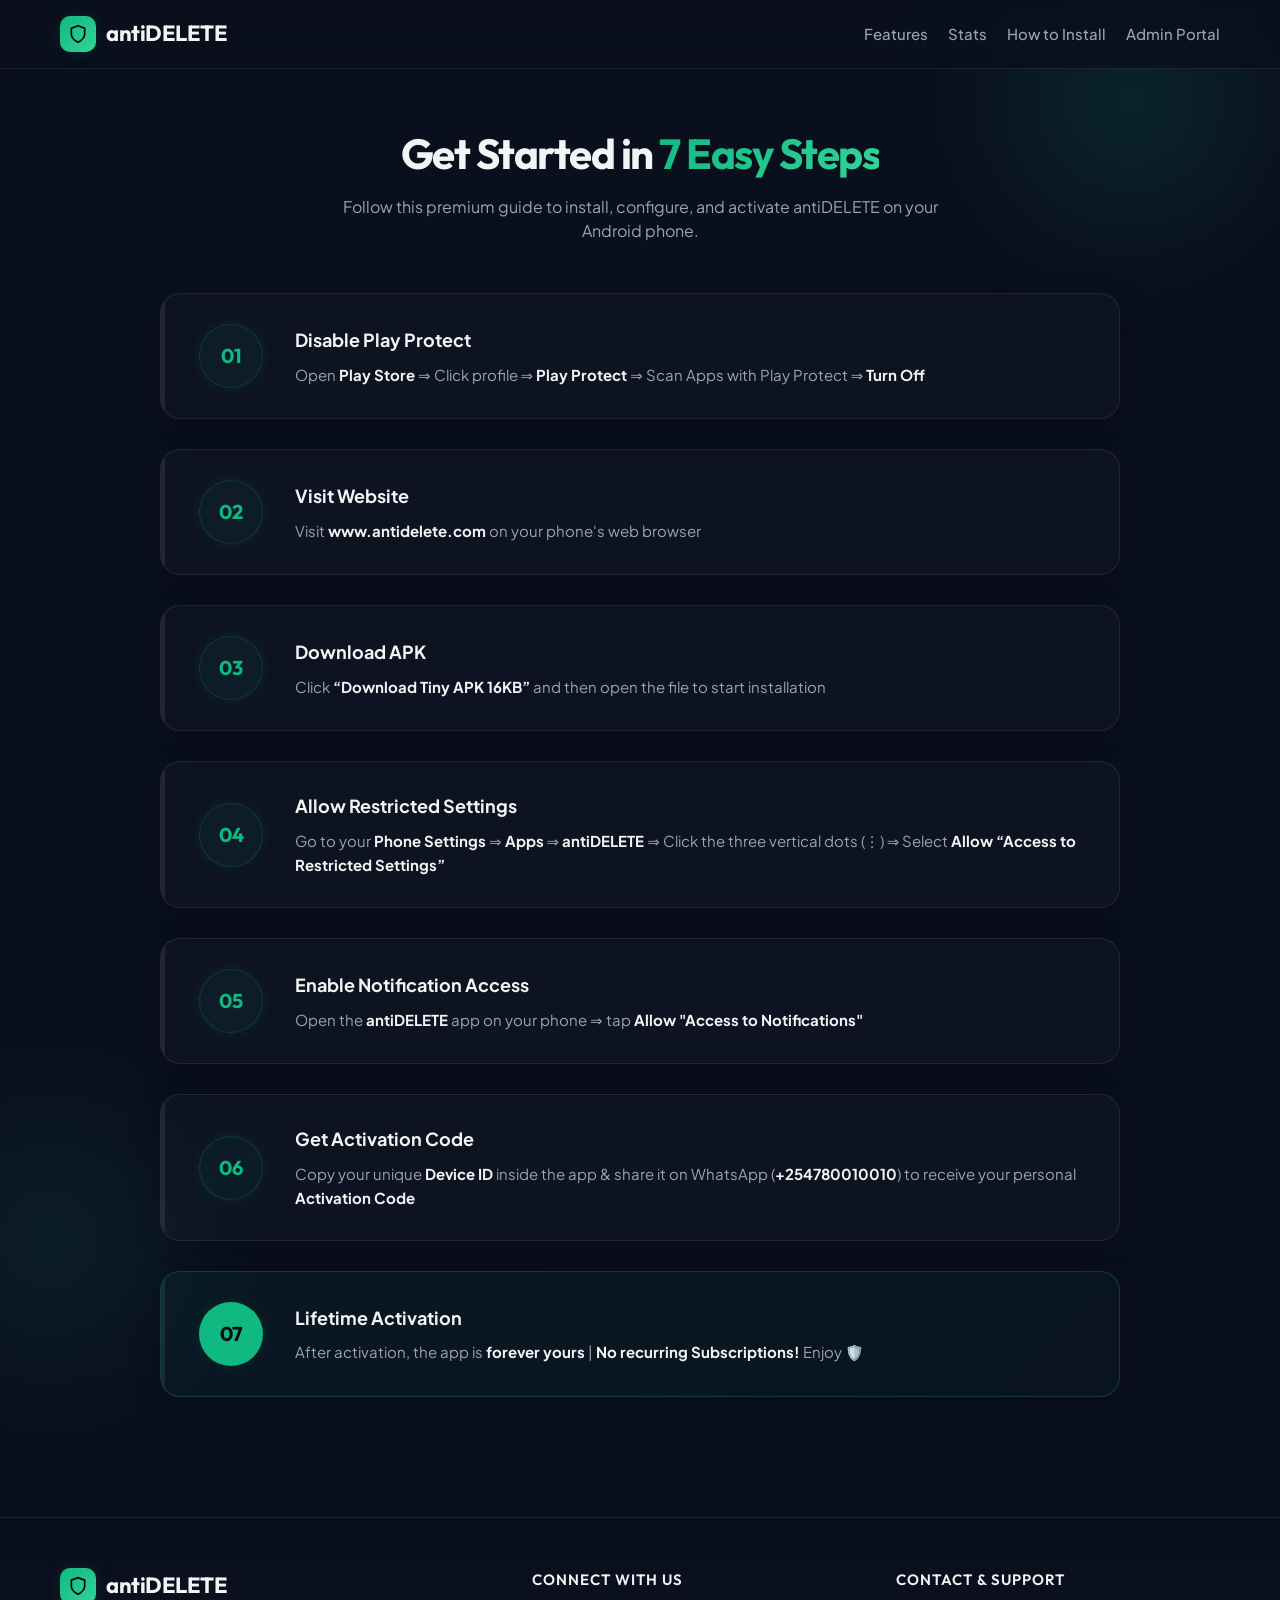
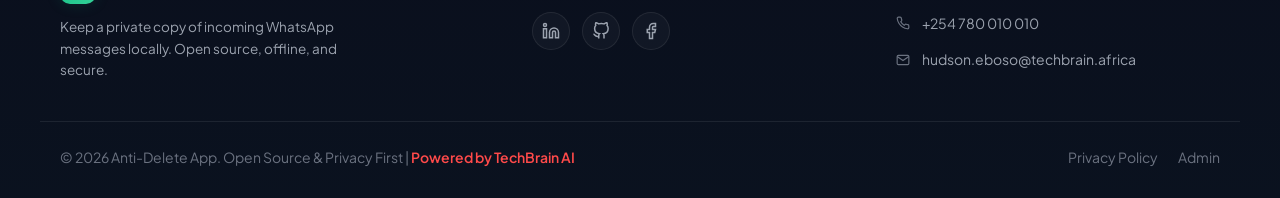
<file: install.html>
<!DOCTYPE html>
<html lang="en">
<head>
  <meta charset="UTF-8">
  <meta name="viewport" content="width=device-width, initial-scale=1.0">
  <title>antiDELETE | Sideload & Installation Guide</title>
  
  <link rel="preconnect" href="https://fonts.googleapis.com">
  <link rel="preconnect" href="https://fonts.gstatic.com" crossorigin>
  <link href="https://fonts.googleapis.com/css2?family=Outfit:wght@400;600;700&family=Plus+Jakarta+Sans:wght@400;500;600;700&display=swap" rel="stylesheet">
  
  <link rel="stylesheet" href="style.css">
  
  <style>
    /* Premium Page-Specific Styles */
    .install-container {
      max-width: 1000px;
      margin: 60px auto;
      padding: 0 20px;
    }
    
    .install-hero {
      text-align: center;
      margin-bottom: 50px;
    }
    
    .install-hero h1 {
      font-size: 42px;
      font-weight: 700;
      margin-bottom: 16px;
      line-height: 1.2;
    }
    
    .install-hero p {
      font-size: 16px;
      color: var(--text-secondary);
      max-width: 600px;
      margin: 0 auto;
      line-height: 1.5;
    }
    
    /* Futuristic Timeline Steps */
    .steps-timeline {
      display: flex;
      flex-direction: column;
      gap: 30px;
      margin-bottom: 60px;
    }
    
    .timeline-step {
      display: grid;
      grid-template-columns: 80px 1fr;
      gap: 24px;
      background: rgba(255, 255, 255, 0.02);
      border: 1px solid var(--border-color);
      border-radius: 20px;
      padding: 30px;
      position: relative;
      overflow: hidden;
      transition: all 0.3s ease;
      align-items: center;
      box-shadow: 0 4px 30px rgba(0, 0, 0, 0.2);
    }
    
    .timeline-step::before {
      content: "";
      position: absolute;
      top: 0;
      left: 0;
      width: 4px;
      height: 100%;
      background: var(--border-color);
      transition: background 0.3s ease;
    }
    
    .timeline-step:hover {
      transform: translateX(6px);
      border-color: var(--accent-mint);
      background: rgba(16, 185, 129, 0.02);
    }
    
    .timeline-step:hover::before {
      background: var(--accent-mint);
    }
    
    .step-badge-col {
      display: flex;
      justify-content: center;
      align-items: center;
    }
    
    .timeline-step-badge {
      width: 64px;
      height: 64px;
      background: rgba(16, 185, 129, 0.05);
      border: 1px solid rgba(16, 185, 129, 0.2);
      border-radius: 50%;
      display: flex;
      justify-content: center;
      align-items: center;
      font-size: 20px;
      font-weight: 700;
      color: var(--accent-mint);
      font-family: var(--font-title);
      box-shadow: 0 0 15px rgba(16, 185, 129, 0.1);
      transition: all 0.3s ease;
    }
    
    .timeline-step:hover .timeline-step-badge {
      background: var(--accent-mint);
      color: #040812;
      box-shadow: 0 0 20px rgba(16, 185, 129, 0.4);
      border-color: var(--accent-mint);
    }
    
    .step-content-col {
      display: flex;
      flex-direction: column;
      gap: 8px;
    }
    
    .step-title {
      font-size: 18px;
      font-weight: 700;
      color: var(--text-primary);
      margin: 0;
    }
    
    .step-instruction {
      font-size: 15px;
      color: var(--text-secondary);
      line-height: 1.6;
      margin: 0;
    }
    
    .step-instruction strong {
      color: var(--text-primary);
    }
    
    .step-instruction a {
      color: var(--accent-mint);
      text-decoration: none;
      font-weight: 600;
    }
    
    .step-instruction a:hover {
      text-decoration: underline;
    }
    
    /* Responsive tweaks */
    @media (max-width: 768px) {
      .install-container {
        margin: 40px auto;
      }
      .install-hero h1 {
        font-size: 32px;
      }
      .install-hero p {
        font-size: 14.5px;
      }
      .timeline-step {
        grid-template-columns: 1fr;
        gap: 16px;
        padding: 24px;
        text-align: center;
      }
      .timeline-step::before {
        width: 100%;
        height: 4px;
        top: 0;
        left: 0;
      }
      .timeline-step:hover {
        transform: translateY(-4px);
      }
      .step-badge-col {
        margin-bottom: 8px;
      }
      .timeline-step-badge {
        width: 56px;
        height: 56px;
        font-size: 18px;
      }
      .step-title {
        font-size: 16.5px;
      }
      .step-instruction {
        font-size: 13.5px;
      }
    }
  </style>
</head>
<body>

  <div class="bg-glow bg-glow-1"></div>
  <div class="bg-glow bg-glow-2"></div>

  <!-- Header -->
  <header>
    <div class="container header-container">
      <div class="logo">
        <div class="logo-icon">
          <svg xmlns="http://www.w3.org/2000/svg" viewBox="0 0 24 24" fill="none" stroke="currentColor" stroke-width="2" stroke-linecap="round" stroke-linejoin="round"><path d="M12 22s8-4 8-10V5l-8-3-8 3v7c0 6 8 10 8 10z"/></svg>
        </div>
        <span>antiDELETE</span>
      </div>
      <nav>
        <a href="index.html#features" class="nav-link">Features</a>
        <a href="index.html#stats" class="nav-link">Stats</a>
        <a href="install.html" class="nav-link active">How to Install</a>
        <a href="admin.html" class="nav-link">Admin Portal</a>
      </nav>
    </div>
  </header>

  <!-- Main Content -->
  <main class="install-container">
    <div class="install-hero">
      <h1>Get Started in <span class="gradient-text">7 Easy Steps</span></h1>
      <p>Follow this premium guide to install, configure, and activate antiDELETE on your Android phone.</p>
    </div>

    <div class="steps-timeline">
      
      <!-- Step 1 -->
      <div class="timeline-step">
        <div class="step-badge-col">
          <div class="timeline-step-badge">01</div>
        </div>
        <div class="step-content-col">
          <h3 class="step-title">Disable Play Protect</h3>
          <p class="step-instruction">Open <strong>Play Store</strong> &rArr; Click profile &rArr; <strong>Play Protect</strong> &rArr; Scan Apps with Play Protect &rArr; <strong>Turn Off</strong></p>
        </div>
      </div>
      
      <!-- Step 2 -->
      <div class="timeline-step">
        <div class="step-badge-col">
          <div class="timeline-step-badge">02</div>
        </div>
        <div class="step-content-col">
          <h3 class="step-title">Visit Website</h3>
          <p class="step-instruction">Visit <a href="https://www.antidelete.com" target="_blank"><strong>www.antidelete.com</strong></a> on your phone's web browser</p>
        </div>
      </div>
      
      <!-- Step 3 -->
      <div class="timeline-step">
        <div class="step-badge-col">
          <div class="timeline-step-badge">03</div>
        </div>
        <div class="step-content-col">
          <h3 class="step-title">Download APK</h3>
          <p class="step-instruction">Click <strong>“Download Tiny APK 16KB”</strong> and then open the file to start installation</p>
        </div>
      </div>
      
      <!-- Step 4 -->
      <div class="timeline-step">
        <div class="step-badge-col">
          <div class="timeline-step-badge">04</div>
        </div>
        <div class="step-content-col">
          <h3 class="step-title">Allow Restricted Settings</h3>
          <p class="step-instruction">Go to your <strong>Phone Settings</strong> &rArr; <strong>Apps</strong> &rArr; <strong>antiDELETE</strong> &rArr; Click the three vertical dots (⋮) &rArr; Select <strong>Allow “Access to Restricted Settings”</strong></p>
        </div>
      </div>
      
      <!-- Step 5 -->
      <div class="timeline-step">
        <div class="step-badge-col">
          <div class="timeline-step-badge">05</div>
        </div>
        <div class="step-content-col">
          <h3 class="step-title">Enable Notification Access</h3>
          <p class="step-instruction">Open the <strong>antiDELETE</strong> app on your phone &rArr; tap <strong>Allow "Access to Notifications"</strong></p>
        </div>
      </div>
      
      <!-- Step 6 -->
      <div class="timeline-step">
        <div class="step-badge-col">
          <div class="timeline-step-badge">06</div>
        </div>
        <div class="step-content-col">
          <h3 class="step-title">Get Activation Code</h3>
          <p class="step-instruction">Copy your unique <strong>Device ID</strong> inside the app &amp; share it on WhatsApp (<a href="https://wa.me/254780010010" target="_blank"><strong>+254780010010</strong></a>) to receive your personal <strong>Activation Code</strong></p>
        </div>
      </div>
      
      <!-- Step 7 -->
      <div class="timeline-step" style="background: linear-gradient(135deg, rgba(16, 185, 129, 0.05), rgba(6, 182, 212, 0.03)); border-color: rgba(16, 185, 129, 0.25);">
        <div class="step-badge-col">
          <div class="timeline-step-badge" style="background: var(--accent-mint); color: #040812;">07</div>
        </div>
        <div class="step-content-col">
          <h3 class="step-title">Lifetime Activation</h3>
          <p class="step-instruction">After activation, the app is <strong>forever yours</strong> | <strong>No recurring Subscriptions!</strong> Enjoy 🛡️</p>
        </div>
      </div>

    </div>
  </main>

  <!-- Footer -->
  <footer>
    <div class="container footer-grid">
      <div class="footer-col brand-col">
        <div class="logo" style="margin-bottom: 12px;">
          <div class="logo-icon">
            <svg xmlns="http://www.w3.org/2000/svg" viewBox="0 0 24 24" fill="none" stroke="currentColor" stroke-width="2"><path d="M12 22s8-4 8-10V5l-8-3-8 3v7c0 6 8 10 8 10z"/></svg>
          </div>
          <span>antiDELETE</span>
        </div>
        <p class="brand-desc">Keep a private copy of incoming WhatsApp messages locally. Open source, offline, and secure.</p>
      </div>

      <div class="footer-col">
        <h4>Connect With Us</h4>
        <div class="social-links">
          <a href="https://www.linkedin.com/in/hudson-eboso-omunga/" target="_blank" class="social-icon linkedin" title="LinkedIn">
            <svg xmlns="http://www.w3.org/2000/svg" width="18" height="18" viewBox="0 0 24 24" fill="none" stroke="currentColor" stroke-width="2"><path d="M16 8a6 6 0 0 1 6 6v7h-4v-7a2 2 0 0 0-2-2 2 2 0 0 0-2 2v7h-4v-7a6 6 0 0 1 6-6z"></path><rect x="2" y="9" width="4" height="12"></rect><circle cx="4" cy="4" r="2"></circle></svg>
          </a>
          <a href="https://github.com/ebosoh" target="_blank" class="social-icon github" title="GitHub">
            <svg xmlns="http://www.w3.org/2000/svg" width="18" height="18" viewBox="0 0 24 24" fill="none" stroke="currentColor" stroke-width="2"><path d="M9 19c-5 1.5-5-2.5-7-3m14 6v-3.87a3.37 3.37 0 0 0-.94-2.61c3.14-.35 6.44-1.54 6.44-7A5.44 5.44 0 0 0 20 4.77 5.07 5.07 0 0 0 19.91 1S18.73.65 16 2.48a13.38 13.38 0 0 0-7 0C6.27.65 5.09 1 5.09 1A5.07 5.07 0 0 0 5 4.77a5.44 5.44 0 0 0-1.5 3.78c0 5.42 3.3 6.61 6.44 7A3.37 3.37 0 0 0 9 18.13V22"></path></svg>
          </a>
          <a href="https://www.facebook.com/profile.php?id=61574631280760" target="_blank" class="social-icon facebook" title="Facebook">
            <svg xmlns="http://www.w3.org/2000/svg" width="18" height="18" viewBox="0 0 24 24" fill="none" stroke="currentColor" stroke-width="2"><path d="M18 2h-3a5 5 0 0 0-5 5v3H7v4h3v8h4v-8h3l1-4h-4V7a1 1 0 0 1 1-1h3z"></path></svg>
          </a>
        </div>
      </div>

      <div class="footer-col contact-col">
        <h4>Contact & Support</h4>
        <ul class="contact-list">
          <li>
            <svg class="contact-icon phone-glow" xmlns="http://www.w3.org/2000/svg" width="14" height="14" viewBox="0 0 24 24" fill="none" stroke="currentColor" stroke-width="2"><path d="M22 16.92v3a2 2 0 0 1-2.18 2 19.79 19.79 0 0 1-8.63-3.07 19.5 19.5 0 0 1-6-6 19.79 19.79 0 0 1-3.07-8.67A2 2 0 0 1 4.11 2h3a2 2 0 0 1 2 1.72 12.84 12.84 0 0 0 .7 2.81 2 2 0 0 1-.45 2.11L8.09 9.91a16 16 0 0 0 6 6l1.27-1.27a2 2 0 0 1 2.11-.45 12.84 12.84 0 0 0 2.81.7A2 2 0 0 1 22 16.92z"/></svg>
            <a href="tel:+254780010010">+254 780 010 010</a>
          </li>
          <li>
            <svg class="contact-icon email-glow" xmlns="http://www.w3.org/2000/svg" width="14" height="14" viewBox="0 0 24 24" fill="none" stroke="currentColor" stroke-width="2"><path d="M4 4h16c1.1 0 2 .9 2 2v12c0 1.1-.9 2-2 2H4c-1.1 0-2-.9-2-2V6c0-1.1.9-2 2-2z"/><polyline points="22,6 12,13 2,6"/></svg>
            <a href="mailto:hudson.eboso@techbrain.africa">hudson.eboso@techbrain.africa</a>
          </li>
        </ul>
      </div>
    </div>

    <div class="container footer-bottom">
      <p>&copy; 2026 Anti-Delete App. Open Source & Privacy First | <a href="https://www.techbrain.africa" target="_blank" class="techbrain-tag">Powered by TechBrain AI</a></p>
      <div class="footer-links">
        <a href="privacy.html">Privacy Policy</a>
        <a href="admin.html">Admin</a>
      </div>
    </div>
  </footer>

</body>
</html>
</file>
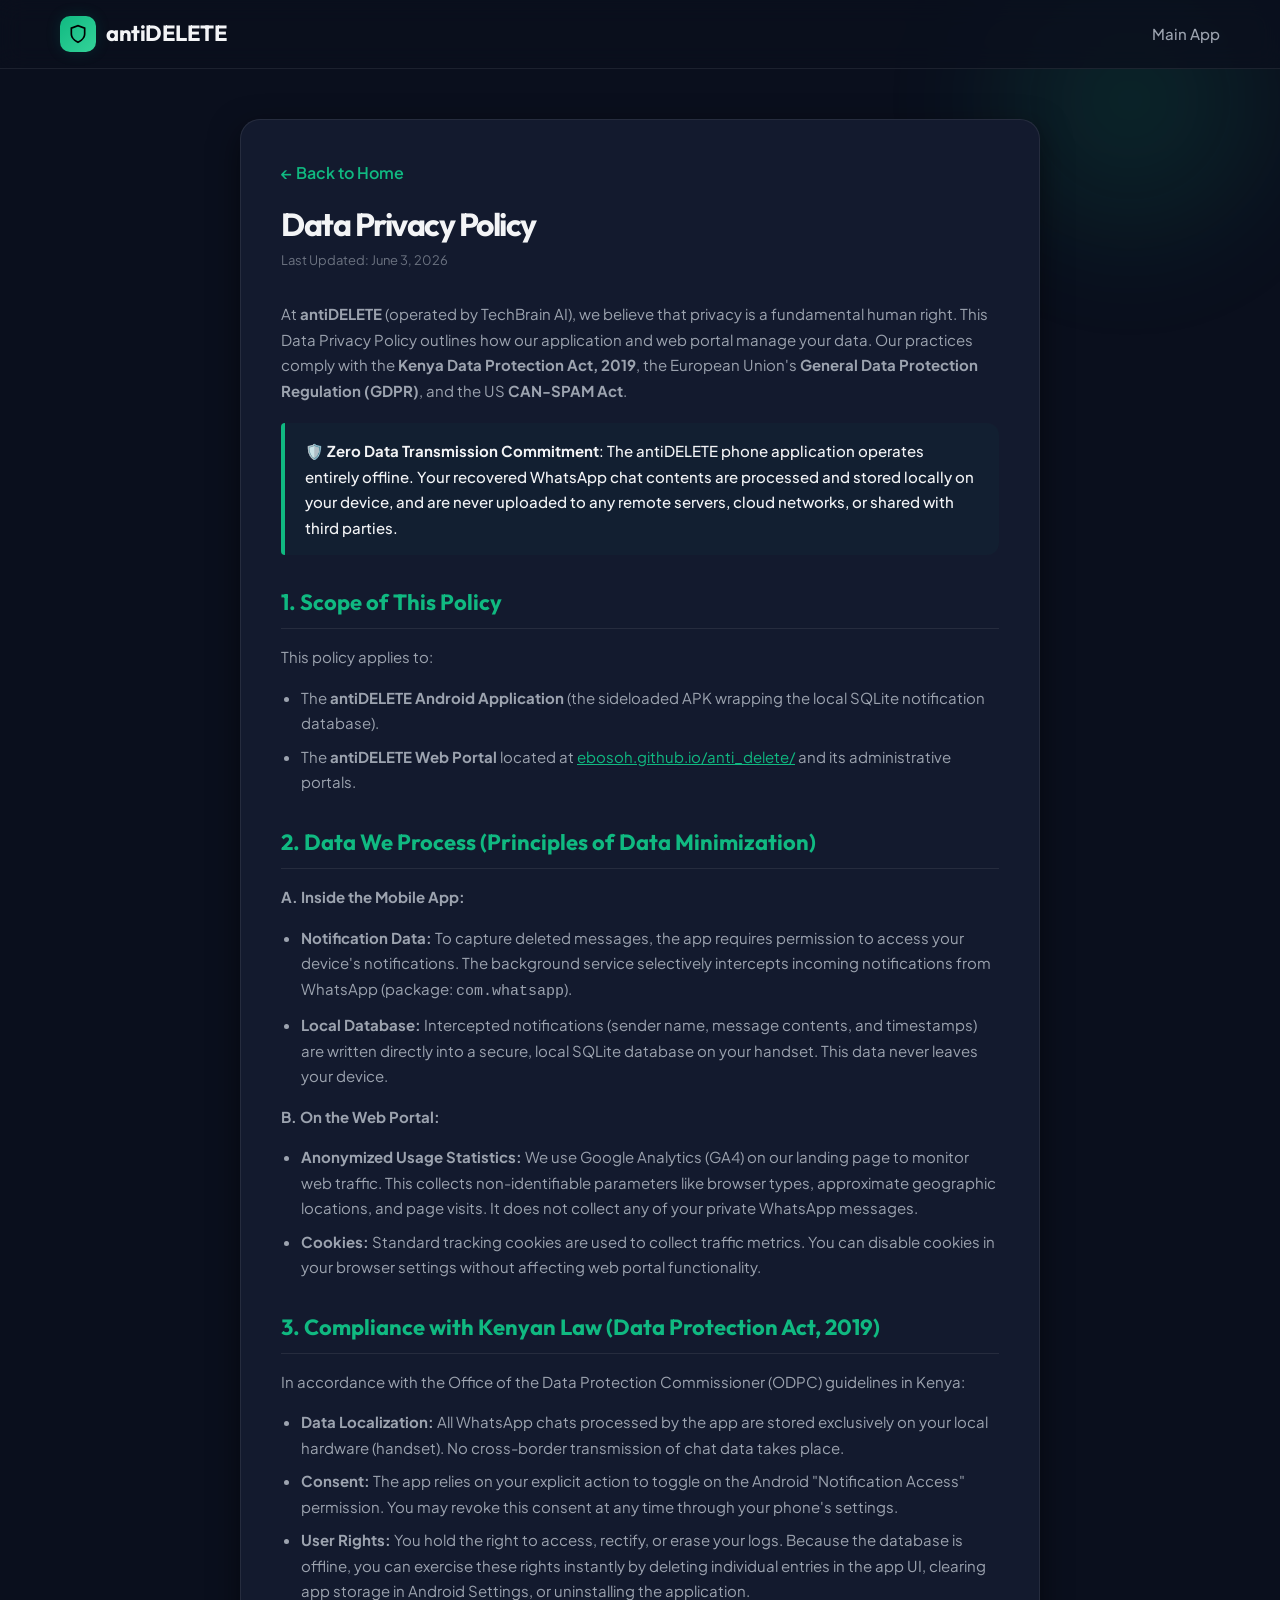
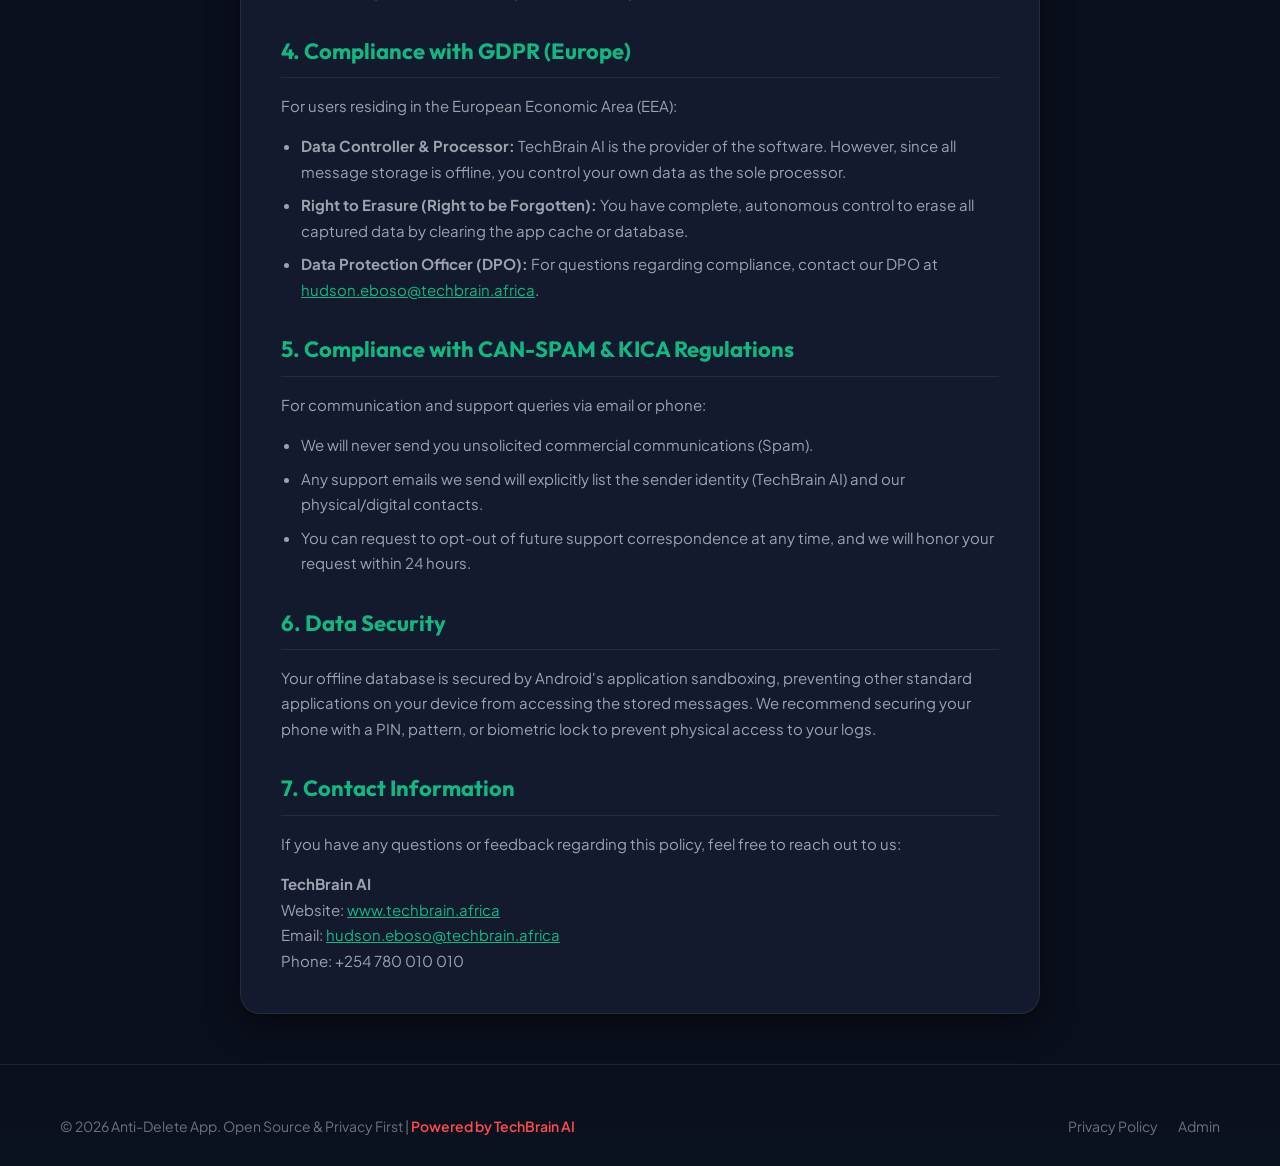
<file: privacy.html>
<!DOCTYPE html>
<html lang="en">
<head>
  <meta charset="UTF-8">
  <meta name="viewport" content="width=device-width, initial-scale=1.0">
  <title>Privacy Policy | antiDELETE WhatsApp Recovery</title>
  
  <!-- Fonts -->
  <link rel="preconnect" href="https://fonts.googleapis.com">
  <link rel="preconnect" href="https://fonts.gstatic.com" crossorigin>
  <link href="https://fonts.googleapis.com/css2?family=Outfit:wght@400;600;700&family=Plus+Jakarta+Sans:wght@400;500;600;700&display=swap" rel="stylesheet">
  
  <!-- CSS Stylesheet -->
  <link rel="stylesheet" href="style.css">
  <style>
    .policy-container {
      max-width: 800px;
      margin: 50px auto;
      background: var(--bg-secondary);
      border: 1px solid var(--border-color);
      border-radius: 20px;
      padding: 40px;
      box-shadow: 0 10px 30px rgba(0,0,0,0.5);
    }
    
    .policy-content h2 {
      font-family: var(--font-title);
      font-size: 22px;
      color: var(--accent-mint);
      margin-top: 30px;
      margin-bottom: 15px;
      border-bottom: 1px solid var(--border-color);
      padding-bottom: 8px;
    }
    
    .policy-content p, .policy-content li {
      font-size: 15px;
      color: var(--text-secondary);
      line-height: 1.7;
      margin-bottom: 15px;
    }

    .policy-content ul {
      margin-left: 20px;
      margin-bottom: 15px;
    }

    .policy-content li {
      margin-bottom: 8px;
    }
    
    .back-link {
      display: inline-block;
      margin-bottom: 20px;
      color: var(--accent-mint);
      text-decoration: none;
      font-weight: 600;
      transition: color 0.2s ease;
    }
    
    .back-link:hover {
      color: var(--accent-mint-hover);
      text-decoration: underline;
    }

    .highlight-box {
      background: rgba(16, 185, 129, 0.03);
      border-left: 4px solid var(--accent-mint);
      padding: 15px 20px;
      border-radius: 4px 12px 12px 4px;
      margin: 20px 0;
    }

    .highlight-box p {
      margin-bottom: 0;
      color: var(--text-primary);
      font-weight: 500;
    }
    
    .last-updated {
      font-size: 13px;
      color: var(--text-muted);
      margin-bottom: 30px;
    }
  </style>
</head>
<body>

  <div class="bg-glow bg-glow-1"></div>

  <header>
    <div class="container header-container">
      <div class="logo">
        <div class="logo-icon">
          <svg xmlns="http://www.w3.org/2000/svg" viewBox="0 0 24 24" fill="none" stroke="currentColor" stroke-width="2"><path d="M12 22s8-4 8-10V5l-8-3-8 3v7c0 6 8 10 8 10z"/></svg>
        </div>
        <span>antiDELETE</span>
      </div>
      <a href="index.html" class="nav-link">Main App</a>
    </div>
  </header>

  <main class="container">
    <div class="policy-container">
      <a href="index.html" class="back-link">&larr; Back to Home</a>
      <h1 style="font-family: var(--font-title); font-size: 32px; margin-bottom: 8px;">Data Privacy Policy</h1>
      <p class="last-updated">Last Updated: June 3, 2026</p>

      <div class="policy-content">
        <p>
          At <strong>antiDELETE</strong> (operated by TechBrain AI), we believe that privacy is a fundamental human right. This Data Privacy Policy outlines how our application and web portal manage your data. Our practices comply with the <strong>Kenya Data Protection Act, 2019</strong>, the European Union's <strong>General Data Protection Regulation (GDPR)</strong>, and the US <strong>CAN-SPAM Act</strong>.
        </p>

        <div class="highlight-box">
          <p>🛡️ <strong>Zero Data Transmission Commitment</strong>: The antiDELETE phone application operates entirely offline. Your recovered WhatsApp chat contents are processed and stored locally on your device, and are never uploaded to any remote servers, cloud networks, or shared with third parties.</p>
        </div>

        <h2>1. Scope of This Policy</h2>
        <p>This policy applies to:</p>
        <ul>
          <li>The <strong>antiDELETE Android Application</strong> (the sideloaded APK wrapping the local SQLite notification database).</li>
          <li>The <strong>antiDELETE Web Portal</strong> located at <a href="https://ebosoh.github.io/anti_delete/" style="color: var(--accent-mint);">ebosoh.github.io/anti_delete/</a> and its administrative portals.</li>
        </ul>

        <h2>2. Data We Process (Principles of Data Minimization)</h2>
        <p><strong>A. Inside the Mobile App:</strong></p>
        <ul>
          <li><strong>Notification Data:</strong> To capture deleted messages, the app requires permission to access your device's notifications. The background service selectively intercepts incoming notifications from WhatsApp (package: <code>com.whatsapp</code>).</li>
          <li><strong>Local Database:</strong> Intercepted notifications (sender name, message contents, and timestamps) are written directly into a secure, local SQLite database on your handset. This data never leaves your device.</li>
        </ul>
        <p><strong>B. On the Web Portal:</strong></p>
        <ul>
          <li><strong>Anonymized Usage Statistics:</strong> We use Google Analytics (GA4) on our landing page to monitor web traffic. This collects non-identifiable parameters like browser types, approximate geographic locations, and page visits. It does not collect any of your private WhatsApp messages.</li>
          <li><strong>Cookies:</strong> Standard tracking cookies are used to collect traffic metrics. You can disable cookies in your browser settings without affecting web portal functionality.</li>
        </ul>

        <h2>3. Compliance with Kenyan Law (Data Protection Act, 2019)</h2>
        <p>In accordance with the Office of the Data Protection Commissioner (ODPC) guidelines in Kenya:</p>
        <ul>
          <li><strong>Data Localization:</strong> All WhatsApp chats processed by the app are stored exclusively on your local hardware (handset). No cross-border transmission of chat data takes place.</li>
          <li><strong>Consent:</strong> The app relies on your explicit action to toggle on the Android "Notification Access" permission. You may revoke this consent at any time through your phone's settings.</li>
          <li><strong>User Rights:</strong> You hold the right to access, rectify, or erase your logs. Because the database is offline, you can exercise these rights instantly by deleting individual entries in the app UI, clearing app storage in Android Settings, or uninstalling the application.</li>
        </ul>

        <h2>4. Compliance with GDPR (Europe)</h2>
        <p>For users residing in the European Economic Area (EEA):</p>
        <ul>
          <li><strong>Data Controller & Processor:</strong> TechBrain AI is the provider of the software. However, since all message storage is offline, you control your own data as the sole processor.</li>
          <li><strong>Right to Erasure (Right to be Forgotten):</strong> You have complete, autonomous control to erase all captured data by clearing the app cache or database.</li>
          <li><strong>Data Protection Officer (DPO):</strong> For questions regarding compliance, contact our DPO at <a href="mailto:hudson.eboso@techbrain.africa" style="color: var(--accent-mint);">hudson.eboso@techbrain.africa</a>.</li>
        </ul>

        <h2>5. Compliance with CAN-SPAM & KICA Regulations</h2>
        <p>For communication and support queries via email or phone:</p>
        <ul>
          <li>We will never send you unsolicited commercial communications (Spam).</li>
          <li>Any support emails we send will explicitly list the sender identity (TechBrain AI) and our physical/digital contacts.</li>
          <li>You can request to opt-out of future support correspondence at any time, and we will honor your request within 24 hours.</li>
        </ul>

        <h2>6. Data Security</h2>
        <p>
          Your offline database is secured by Android's application sandboxing, preventing other standard applications on your device from accessing the stored messages. We recommend securing your phone with a PIN, pattern, or biometric lock to prevent physical access to your logs.
        </p>

        <h2>7. Contact Information</h2>
        <p>If you have any questions or feedback regarding this policy, feel free to reach out to us:</p>
        <p style="margin-bottom: 0;">
          <strong>TechBrain AI</strong><br>
          Website: <a href="https://www.techbrain.africa" target="_blank" style="color: var(--accent-mint);">www.techbrain.africa</a><br>
          Email: <a href="mailto:hudson.eboso@techbrain.africa" style="color: var(--accent-mint);">hudson.eboso@techbrain.africa</a><br>
          Phone: +254 780 010 010
        </p>
      </div>
    </div>
  </main>

  <footer class="web-only">
    <div class="container footer-bottom" style="border: none; padding-top: 0;">
      <p>&copy; 2026 Anti-Delete App. Open Source & Privacy First | <a href="https://www.techbrain.africa" target="_blank" class="techbrain-tag">Powered by TechBrain AI</a></p>
      <div class="footer-links">
        <a href="privacy.html">Privacy Policy</a>
        <a href="admin.html">Admin</a>
      </div>
    </div>
  </footer>

</body>
</html>
</file>
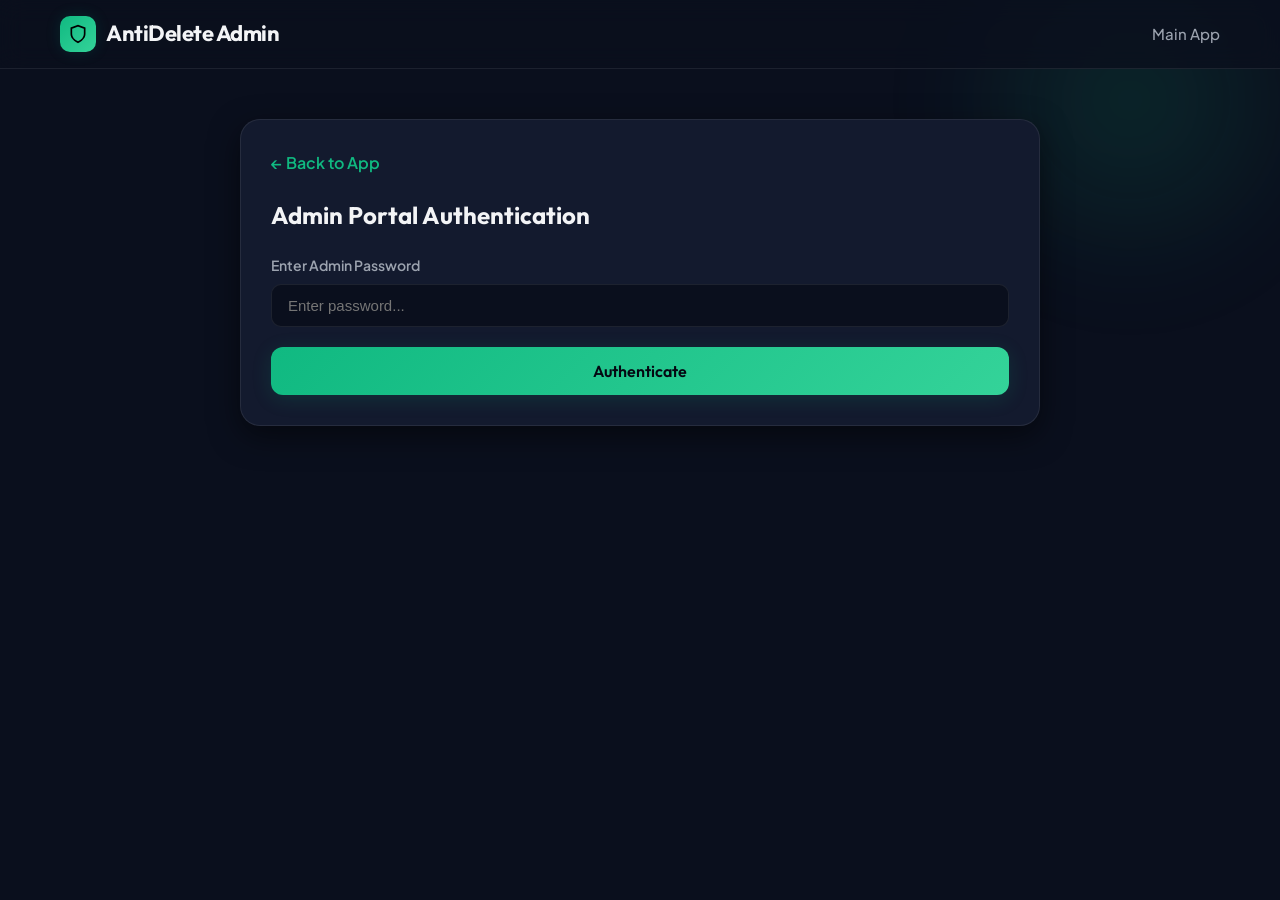
<file: web-app/admin.html>
<!DOCTYPE html>
<html lang="en">
<head>
  <meta charset="UTF-8">
  <meta name="viewport" content="width=device-width, initial-scale=1.0">
  <title>Anti-Delete Admin | Ads & Stats Management</title>
  
  <link rel="preconnect" href="https://fonts.googleapis.com">
  <link rel="preconnect" href="https://fonts.gstatic.com" crossorigin>
  <link href="https://fonts.googleapis.com/css2?family=Outfit:wght@400;600;700&family=Plus+Jakarta+Sans:wght@400;500;600&display=swap" rel="stylesheet">
  
  <link rel="stylesheet" href="style.css">
  <style>
    .admin-container {
      max-width: 800px;
      margin: 50px auto;
      background: var(--bg-secondary);
      border: 1px solid var(--border-color);
      border-radius: 20px;
      padding: 30px;
      box-shadow: 0 10px 30px rgba(0,0,0,0.5);
    }
    
    .form-group {
      margin-bottom: 20px;
      display: flex;
      flex-direction: column;
      gap: 8px;
    }
    
    .form-group label {
      font-weight: 600;
      color: var(--text-secondary);
      font-size: 14px;
    }
    
    .form-input {
      background: var(--bg-primary);
      border: 1px solid var(--border-color);
      color: var(--text-primary);
      padding: 12px 16px;
      border-radius: 10px;
      font-size: 15px;
      outline: none;
    }
    
    .form-input:focus {
      border-color: var(--accent-mint);
    }
    
    .table-container {
      margin-top: 30px;
      overflow-x: auto;
    }
    
    table {
      width: 100%;
      border-collapse: collapse;
      margin-top: 10px;
    }
    
    th, td {
      padding: 12px 16px;
      text-align: left;
      border-bottom: 1px solid var(--border-color);
      font-size: 14px;
    }
    
    th {
      background: var(--bg-tertiary);
      color: var(--text-secondary);
      font-weight: 600;
    }
    
    .back-link {
      display: inline-block;
      margin-bottom: 20px;
      color: var(--accent-mint);
      text-decoration: none;
      font-weight: 600;
    }
    
    .back-link:hover {
      text-decoration: underline;
    }
  </style>
</head>
<body>

  <div class="bg-glow bg-glow-1"></div>

  <header>
    <div class="container header-container">
      <div class="logo">
        <div class="logo-icon">
          <svg xmlns="http://www.w3.org/2000/svg" viewBox="0 0 24 24" fill="none" stroke="currentColor" stroke-width="2"><path d="M12 22s8-4 8-10V5l-8-3-8 3v7c0 6 8 10 8 10z"/></svg>
        </div>
        <span>AntiDelete Admin</span>
      </div>
      <a href="index.html" class="nav-link">Main App</a>
    </div>
  </header>

  <main class="container">
    
    <!-- Auth Section -->
    <div id="authBox" class="admin-container">
      <a href="index.html" class="back-link">&larr; Back to App</a>
      <h2 style="margin-bottom: 20px; font-family: var(--font-title);">Admin Portal Authentication</h2>
      
      <div class="form-group">
        <label for="adminPassword">Enter Admin Password</label>
        <input type="password" id="adminPassword" class="form-input" placeholder="Enter password...">
      </div>
      
      <button id="loginBtn" class="btn btn-primary" style="width: 100%;">Authenticate</button>
      <p id="authError" style="color: #ef4444; margin-top: 12px; font-size: 14px;" class="hidden">Incorrect password. Please try again.</p>
    </div>

    <!-- Dashboard Section (Hidden by Default) -->
    <div id="dashboardBox" class="admin-container hidden">
      <a href="index.html" class="back-link">&larr; Go to Home</a>
      <h2 style="margin-bottom: 30px; font-family: var(--font-title);">Ads & Statistics Dashboard</h2>

      <!-- Mini Stats Row -->
      <div class="stats-grid" style="grid-template-columns: 1fr 1fr; margin-bottom: 40px; gap: 20px;">
        <div class="stats-card">
          <div class="stats-number" id="dashVisitors">0</div>
          <div class="stats-label">Total Web Visitors</div>
        </div>
        <div class="stats-card">
          <div class="stats-number" id="dashDownloads">0</div>
          <div class="stats-label">Total App Downloads</div>
        </div>
      </div>

      <!-- Upload Ad Section -->
      <h3 style="margin-bottom: 15px; font-family: var(--font-title);">Upload Sponsored Ad</h3>
      <div class="form-group">
        <label for="adImageUrl">Banner Image URL (Suggested size: 728x90)</label>
        <input type="url" id="adImageUrl" class="form-input" placeholder="https://example.com/ad-banner.png">
      </div>
      <div class="form-group">
        <label for="adRedirectUrl">Click-Through Redirect URL</label>
        <input type="url" id="adRedirectUrl" class="form-input" placeholder="https://sponsorwebsite.com">
      </div>
      <button id="submitAdBtn" class="btn btn-primary">Publish Ad</button>
      <p id="adFeedback" style="margin-top: 12px; font-size: 14px; font-weight: 600;"></p>

      <!-- Active Ads Table -->
      <h3 style="margin-top: 40px; margin-bottom: 10px; font-family: var(--font-title);">Active Advertisements</h3>
      <div class="table-container">
        <table>
          <thead>
            <tr>
              <th>Banner Image</th>
              <th>Destination URL</th>
              <th>Impressions</th>
              <th>Clicks</th>
              <th>CTR (%)</th>
            </tr>
          </thead>
          <tbody id="adsTableBody">
            <!-- Populated dynamically -->
            <tr>
              <td colspan="5" style="text-align: center; color: var(--text-muted);">No ads uploaded yet or backend not connected.</td>
            </tr>
          </tbody>
        </table>
      </div>
    </div>

  </main>

  <script>
    const APPS_SCRIPT_URL = "https://script.google.com/macros/s/AKfycbzqJ3f5r4806a-placeholder/exec"; // Update with actual URL
    let adminPass = "";

    document.getElementById("loginBtn").addEventListener("click", () => {
      const pass = document.getElementById("adminPassword").value;
      if (pass === "admin123") { // Matches Apps Script backend default
        adminPass = pass;
        document.getElementById("authBox").classList.add("hidden");
        document.getElementById("dashboardBox").classList.remove("hidden");
        loadDashboardData();
      } else {
        const error = document.getElementById("authError");
        error.classList.remove("hidden");
      }
    });

    function loadDashboardData() {
      if (APPS_SCRIPT_URL.includes("placeholder")) {
        // Mock dashboard display if backend is not linked
        document.getElementById("dashVisitors").innerText = "1,240";
        document.getElementById("dashDownloads").innerText = "432";
        return;
      }

      // Fetch Stats
      fetch(`${APPS_SCRIPT_URL}?action=getStats`)
        .then(res => res.json())
        .then(data => {
          document.getElementById("dashVisitors").innerText = data.visitors.toLocaleString();
          document.getElementById("dashDownloads").innerText = data.downloads.toLocaleString();
        })
        .catch(err => console.error("Error loading stats", err));

      // Fetch Ads List
      fetch(`${APPS_SCRIPT_URL}?action=getAds`)
        .then(res => res.json())
        .then(ads => {
          const tbody = document.getElementById("adsTableBody");
          tbody.innerHTML = "";

          if (!ads || ads.length === 0) {
            tbody.innerHTML = '<tr><td colspan="5" style="text-align: center; color: var(--text-muted);">No ads active.</td></tr>';
            return;
          }

          ads.forEach(ad => {
            const tr = document.createElement("tr");
            const ctr = ad.impressions > 0 ? ((ad.clicks / ad.impressions) * 100).toFixed(1) + "%" : "0%";
            tr.innerHTML = `
              <td><a href="${ad.imageUrl}" target="_blank" style="color: var(--accent-mint); font-size:12px; word-break:break-all;">${ad.imageUrl.substring(0, 45)}...</a></td>
              <td><a href="${ad.redirectUrl}" target="_blank" style="color: var(--text-secondary); font-size:12px; word-break:break-all;">${ad.redirectUrl}</a></td>
              <td>${ad.impressions}</td>
              <td>${ad.clicks}</td>
              <td>${ctr}</td>
            `;
            tbody.appendChild(tr);
          });
        })
        .catch(err => console.error("Error loading ads table", err));
    }

    document.getElementById("submitAdBtn").addEventListener("click", () => {
      const imageUrl = document.getElementById("adImageUrl").value;
      const redirectUrl = document.getElementById("adRedirectUrl").value;
      const feedback = document.getElementById("adFeedback");

      if (!imageUrl || !redirectUrl) {
        feedback.style.color = "#ef4444";
        feedback.innerText = "Please provide both the image URL and destination URL.";
        return;
      }

      if (APPS_SCRIPT_URL.includes("placeholder")) {
        feedback.style.color = "#34d399";
        feedback.innerText = "Demo Mode: Ad validated! (To upload for real, connect the Apps Script URL)";
        return;
      }

      feedback.style.color = "#9ca3af";
      feedback.innerText = "Publishing ad...";

      fetch(APPS_SCRIPT_URL, {
        method: "POST",
        mode: "no-cors", // Required for Apps Script web app requests without CORS preflight
        headers: { "Content-Type": "application/json" },
        body: JSON.stringify({
          action: "uploadAd",
          password: adminPass,
          imageUrl: imageUrl,
          redirectUrl: redirectUrl
        })
      })
      .then(() => {
        feedback.style.color = "#10b981";
        feedback.innerText = "Ad published successfully! Refreshing dashboard...";
        document.getElementById("adImageUrl").value = "";
        document.getElementById("adRedirectUrl").value = "";
        setTimeout(loadDashboardData, 1500);
      })
      .catch(err => {
        feedback.style.color = "#ef4444";
        feedback.innerText = "Failed to upload ad. Check console.";
        console.error(err);
      });
    });
  </script>
</body>
</html>
</file>
<file: style.css>
:root {
  --bg-primary: #0a0f1d;
  --bg-secondary: #131a2e;
  --bg-tertiary: #1b243d;
  --accent-mint: #10b981;
  --accent-mint-glow: rgba(16, 185, 129, 0.15);
  --accent-mint-hover: #34d399;
  --text-primary: #f3f4f6;
  --text-secondary: #9ca3af;
  --text-muted: #6b7280;
  --border-color: rgba(255, 255, 255, 0.08);
  --card-glow: rgba(16, 185, 129, 0.05);
  
  --font-title: 'Outfit', 'Plus Jakarta Sans', sans-serif;
  --font-body: 'Plus Jakarta Sans', system-ui, sans-serif;
}

/* Reset & Basics */
* {
  margin: 0;
  padding: 0;
  box-sizing: border-box;
}

html {
  scroll-behavior: smooth;
}

body {
  background-color: var(--bg-primary);
  color: var(--text-primary);
  font-family: var(--font-body);
  line-height: 1.6;
  overflow-x: hidden;
  position: relative;
  min-height: 100vh;
  display: flex;
  flex-direction: column;
}

.container {
  width: 100%;
  max-width: 1200px;
  margin: 0 auto;
  padding: 0 20px;
}

/* Background Glows */
.bg-glow {
  position: absolute;
  width: 400px;
  height: 400px;
  border-radius: 50%;
  background: radial-gradient(circle, var(--accent-mint-glow) 0%, rgba(0,0,0,0) 70%);
  z-index: -1;
  pointer-events: none;
  filter: blur(40px);
}
.bg-glow-1 {
  top: -100px;
  right: -50px;
}
.bg-glow-2 {
  bottom: 20%;
  left: -150px;
  opacity: 0.7;
}

/* Header */
header {
  background: rgba(10, 15, 29, 0.8);
  backdrop-filter: blur(12px);
  -webkit-backdrop-filter: blur(12px);
  border-bottom: 1px solid var(--border-color);
  position: sticky;
  top: 0;
  z-index: 100;
  padding: 16px 0;
  padding-top: max(16px, env(safe-area-inset-top));
}

.header-container {
  display: flex;
  justify-content: space-between;
  align-items: center;
}

.logo {
  display: flex;
  align-items: center;
  gap: 10px;
  font-family: var(--font-title);
  font-weight: 700;
  font-size: 22px;
  letter-spacing: -0.5px;
}

.logo-icon {
  width: 36px;
  height: 36px;
  background: linear-gradient(135deg, var(--accent-mint), var(--accent-mint-hover));
  border-radius: 10px;
  display: flex;
  align-items: center;
  justify-content: center;
  color: #000;
  box-shadow: 0 0 15px var(--accent-mint-glow);
}

.logo-icon svg {
  width: 20px;
  height: 20px;
}

.service-status {
  display: flex;
  align-items: center;
  gap: 8px;
  background: rgba(16, 185, 129, 0.1);
  border: 1px solid rgba(16, 185, 129, 0.2);
  padding: 6px 12px;
  border-radius: 20px;
  font-size: 13px;
  font-weight: 600;
}

.status-indicator {
  width: 8px;
  height: 8px;
  background-color: var(--accent-mint);
  border-radius: 50%;
  box-shadow: 0 0 8px var(--accent-mint);
  animation: pulse 2s infinite;
}

nav {
  display: flex;
  gap: 20px;
}

.nav-link {
  color: var(--text-secondary);
  text-decoration: none;
  font-size: 15px;
  font-weight: 500;
  transition: color 0.2s ease;
}

.nav-link:hover {
  color: var(--accent-mint);
}

/* Hero Section */
.hero-grid {
  display: grid;
  grid-template-columns: 1fr 1.2fr;
  gap: 40px;
  align-items: center;
  padding: 30px 0;
}

.hero-content {
  display: flex;
  flex-direction: flex-start;
  flex-direction: column;
}

.tagline {
  display: inline-block;
  background: rgba(255, 255, 255, 0.04);
  border: 1px solid var(--border-color);
  padding: 6px 16px;
  border-radius: 20px;
  font-size: 14px;
  font-weight: 600;
  margin-bottom: 24px;
  align-self: flex-start;
}

h1 {
  font-family: var(--font-title);
  font-size: 54px;
  font-weight: 700;
  line-height: 1.15;
  letter-spacing: -1.5px;
  margin-bottom: 20px;
}

.promo-text-blink {
  font-family: var(--font-title);
  font-size: 54px;
  font-weight: 700;
  line-height: 1.15;
  letter-spacing: -1.5px;
  color: #F59E0B;
  margin-top: -10px;
  margin-bottom: 24px;
  animation: premium-blink 2s infinite ease-in-out;
}

@keyframes premium-blink {
  0%, 100% {
    opacity: 1;
    text-shadow: 0 0 12px rgba(245, 158, 11, 0.7), 0 0 24px rgba(245, 158, 11, 0.4);
  }
  50% {
    opacity: 0.25;
    text-shadow: none;
  }
}


.gradient-text {
  background: linear-gradient(135deg, var(--accent-mint), var(--accent-mint-hover));
  -webkit-background-clip: text;
  -webkit-text-fill-color: transparent;
}

.hero-desc {
  font-size: 18px;
  color: var(--text-secondary);
  margin-bottom: 36px;
  max-width: 540px;
}

.cta-group {
  display: flex;
  gap: 12px;
  margin-bottom: 30px;
  flex-wrap: wrap;
}

.cta-group .btn {
  padding: 12px 20px;
  font-size: 15px;
}

.btn {
  display: inline-flex;
  align-items: center;
  justify-content: center;
  gap: 10px;
  padding: 14px 28px;
  font-family: var(--font-title);
  font-weight: 600;
  font-size: 16px;
  border-radius: 12px;
  cursor: pointer;
  transition: all 0.25s cubic-bezier(0.4, 0, 0.2, 1);
  text-decoration: none;
  border: none;
}

.btn-primary {
  background: linear-gradient(135deg, var(--accent-mint), var(--accent-mint-hover));
  color: #040812;
  box-shadow: 0 4px 20px var(--accent-mint-glow);
}

.btn-primary:hover {
  transform: translateY(-2px);
  box-shadow: 0 6px 24px rgba(16, 185, 129, 0.3);
}

.btn-secondary {
  background: rgba(255, 255, 255, 0.04);
  color: var(--text-primary);
  border: 1px solid var(--border-color);
}

.btn-secondary:hover {
  background: rgba(255, 255, 255, 0.08);
  border-color: rgba(255, 255, 255, 0.2);
}

.btn-icon {
  width: 18px;
  height: 18px;
}

.badge {
  background: rgba(0, 0, 0, 0.2);
  padding: 2px 6px;
  border-radius: 6px;
  font-size: 12px;
  margin-left: 4px;
}

.share-box {
  display: flex;
  align-items: center;
  justify-content: space-between;
  background: rgba(255, 255, 255, 0.02);
  border: 1px solid var(--border-color);
  padding: 16px 20px;
  border-radius: 14px;
  max-width: 540px;
  gap: 16px;
}

.share-box p {
  font-size: 14px;
  color: var(--text-secondary);
}

.btn-share {
  background: none;
  border: none;
  color: var(--accent-mint);
  font-weight: 600;
  cursor: pointer;
  display: flex;
  align-items: center;
  gap: 6px;
  white-space: nowrap;
  font-size: 14px;
  transition: opacity 0.2s ease;
}

.btn-share:hover {
  opacity: 0.8;
}

/* Phone Mockup */
.hero-preview {
  display: flex;
  justify-content: center;
  align-items: center;
  gap: 30px;
}

/* How antiDELETE Works Card */
.how-it-works-card {
  flex: 1;
  background: var(--bg-secondary);
  border: 1px solid var(--border-color);
  border-radius: 20px;
  padding: 24px;
  backdrop-filter: blur(10px);
  -webkit-backdrop-filter: blur(10px);
  box-shadow: 0 10px 30px rgba(0, 0, 0, 0.2), 0 0 30px rgba(16, 185, 129, 0.02);
  max-width: 320px;
  transition: transform 0.3s ease, border-color 0.3s ease;
}

.how-it-works-card:hover {
  transform: translateY(-4px);
  border-color: rgba(16, 185, 129, 0.25);
  box-shadow: 0 15px 35px rgba(0, 0, 0, 0.3), 0 0 40px rgba(16, 185, 129, 0.05);
}

.how-it-works-card .card-header {
  display: flex;
  align-items: center;
  gap: 12px;
  margin-bottom: 20px;
  border-bottom: 1px solid var(--border-color);
  padding-bottom: 12px;
}

.how-it-works-card .card-icon {
  font-size: 24px;
}

.how-it-works-card h3 {
  font-family: var(--font-title);
  font-size: 18px;
  font-weight: 600;
  color: var(--text-primary);
}

.how-it-works-card .card-steps {
  display: flex;
  flex-direction: column;
  gap: 16px;
}

.how-it-works-card .step-item {
  display: flex;
  gap: 12px;
  align-items: flex-start;
}

.how-it-works-card .step-number {
  display: flex;
  align-items: center;
  justify-content: center;
  width: 24px;
  height: 24px;
  background: rgba(16, 185, 129, 0.1);
  border: 1px solid rgba(16, 185, 129, 0.3);
  color: var(--accent-mint);
  font-size: 12px;
  font-weight: 700;
  border-radius: 50%;
  flex-shrink: 0;
  margin-top: 2px;
}

.how-it-works-card p {
  font-size: 13px;
  color: var(--text-secondary);
  line-height: 1.5;
}

.how-it-works-card p strong {
  color: var(--text-primary);
  font-weight: 600;
}

.phone-mockup {
  width: 290px;
  height: 560px;
  background: #0f1524;
  border: 8px solid #232c45;
  border-radius: 36px;
  box-shadow: 0 25px 50px -12px rgba(0, 0, 0, 0.5), 0 0 40px rgba(16, 185, 129, 0.1);
  position: relative;
  overflow: hidden;
  display: flex;
  flex-direction: column;
}

.phone-speaker {
  width: 60px;
  height: 4px;
  background: #232c45;
  border-radius: 2px;
  position: absolute;
  top: 12px;
  left: 50%;
  transform: translateX(-50%);
  z-index: 10;
}

.phone-screen {
  flex: 1;
  margin-top: 24px;
  background: #0b0f19;
  display: flex;
  flex-direction: column;
  position: relative;
}

.chat-header {
  background: #111827;
  padding: 12px 16px;
  display: flex;
  align-items: center;
  gap: 10px;
  border-bottom: 1px solid rgba(255, 255, 255, 0.05);
}

.chat-avatar {
  width: 32px;
  height: 32px;
  background: #374151;
  border-radius: 50%;
  display: flex;
  align-items: center;
  justify-content: center;
  font-size: 12px;
  font-weight: bold;
}

.chat-info {
  flex: 1;
}

.chat-name {
  font-size: 13px;
  font-weight: 600;
}

.chat-status {
  font-size: 10px;
  color: var(--accent-mint);
}

.chat-body {
  flex: 1;
  padding: 16px;
  display: flex;
  flex-direction: column;
  gap: 12px;
  overflow-y: auto;
}

.chat-bubble {
  max-width: 80%;
  padding: 8px 12px;
  border-radius: 12px;
  font-size: 12px;
  position: relative;
  display: flex;
  flex-direction: column;
}

.chat-bubble.received {
  align-self: flex-start;
  background: #1f2937;
  border-bottom-left-radius: 2px;
}

.bubble-text {
  margin-bottom: 4px;
}

.bubble-time {
  font-size: 8px;
  color: var(--text-muted);
  align-self: flex-end;
}

.deleted-placeholder {
  background: rgba(239, 68, 68, 0.05) !important;
  border: 1px dashed rgba(239, 68, 68, 0.3);
  color: #ef4444;
}

.recovered {
  background: rgba(16, 185, 129, 0.08) !important;
  border: 1px solid rgba(16, 185, 129, 0.2);
  animation: slideInUp 0.35s cubic-bezier(0.16, 1, 0.3, 1) forwards;
}

.recovered-badge {
  font-size: 9px;
  font-weight: 600;
  color: var(--accent-mint);
  margin-bottom: 2px;
}

.demo-trigger-area {
  padding: 12px;
  border-top: 1px solid rgba(255, 255, 255, 0.05);
  background: #111827;
  display: flex;
  justify-content: center;
}

.btn-demo {
  background: var(--accent-mint);
  color: #000;
  border: none;
  font-size: 12px;
  font-weight: bold;
  padding: 6px 16px;
  border-radius: 20px;
  cursor: pointer;
  width: 100%;
}

/* Stats Section */
.stats-section {
  padding: 30px 0;
  border-top: 1px solid var(--border-color);
}

.sideload-guide-section {
  display: flex;
  justify-content: center;
  margin-top: 10px;
  margin-bottom: 30px;
}

.sideload-guide-section .play-protect-box {
  margin: 0;
  width: 100%;
  max-width: 600px;
}


.live-stats-title {
  display: flex;
  align-items: center;
  justify-content: center;
  gap: 12px;
  font-family: var(--font-title);
  font-size: 32px;
  text-align: center;
  margin-bottom: 40px;
}

.blink-dot {
  width: 14px;
  height: 14px;
  background-color: var(--accent-mint);
  border-radius: 50%;
  box-shadow: 0 0 10px var(--accent-mint);
  display: inline-block;
  position: relative;
}

.blink-dot::before,
.blink-dot::after {
  content: '';
  position: absolute;
  top: 50%;
  left: 50%;
  width: 100%;
  height: 100%;
  border: 1.5px solid var(--accent-mint);
  border-radius: 50%;
  transform: translate(-50%, -50%) scale(1);
  opacity: 1;
  animation: pulse-ring-expand 3s cubic-bezier(0.2, 0.6, 0.4, 1) infinite;
  pointer-events: none;
}

.blink-dot::after {
  animation-delay: 1.5s;
}

@keyframes pulse-ring-expand {
  0% {
    transform: translate(-50%, -50%) scale(0.6);
    opacity: 0.9;
  }
  80%, 100% {
    transform: translate(-50%, -50%) scale(9);
    opacity: 0;
  }
}

.stats-grid {
  display: grid;
  grid-template-columns: repeat(auto-fit, minmax(200px, 1fr));
  gap: 24px;
}

.stats-card {
  background: var(--bg-secondary);
  border: 1px solid var(--border-color);
  padding: 30px 24px;
  border-radius: 18px;
  text-align: center;
  box-shadow: 0 4px 6px -1px rgba(0,0,0,0.1);
  transition: transform 0.2s ease;
}

.stats-card:hover {
  transform: translateY(-4px);
  border-color: rgba(16, 185, 129, 0.3);
}

.stats-icon {
  font-size: 32px;
  margin-bottom: 12px;
}

.stats-number {
  font-family: var(--font-title);
  font-size: 40px;
  font-weight: 700;
  color: var(--accent-mint);
  margin-bottom: 6px;
}

.stats-label {
  font-size: 14px;
  color: var(--text-secondary);
  font-weight: 500;
}

/* Features Section */
.features-section {
  padding: 60px 0 100px 0;
}

.features-section h2 {
  font-family: var(--font-title);
  font-size: 32px;
  text-align: center;
  margin-bottom: 40px;
}

.features-grid {
  display: grid;
  grid-template-columns: repeat(3, 1fr);
  gap: 24px;
}

.feature-card {
  background: var(--bg-secondary);
  border: 1px solid var(--border-color);
  padding: 30px;
  border-radius: 18px;
  box-shadow: 0 4px 6px -1px rgba(0,0,0,0.1);
}

.feature-card h3 {
  font-family: var(--font-title);
  font-size: 20px;
  margin-bottom: 12px;
}

.feature-card p {
  color: var(--text-secondary);
  font-size: 15px;
}

/* App View (Logged-in APK list view) */
.view-section {
  width: 100%;
}

.messages-container {
  max-width: 600px;
  margin: 40px auto;
  background: var(--bg-secondary);
  border: 1px solid var(--border-color);
  border-radius: 20px;
  padding: 24px;
  box-shadow: 0 10px 15px -3px rgba(0,0,0,0.3);
}

.search-bar-container {
  display: flex;
  align-items: center;
  gap: 12px;
  margin-bottom: 20px;
}

.search-input {
  flex: 1;
  height: 48px;
  background: var(--bg-primary);
  border: 1px solid var(--border-color);
  color: var(--text-primary);
  padding: 0 18px;
  border-radius: 12px;
  font-size: 15px;
  outline: none;
}

.search-input:focus {
  border-color: var(--accent-mint);
}

.btn-icon-only {
  width: 48px;
  height: 48px;
  padding: 0;
  display: flex;
  align-items: center;
  justify-content: center;
  font-size: 18px;
  flex-shrink: 0;
}

.filter-tabs {
  display: flex;
  gap: 10px;
  margin-bottom: 20px;
  border-bottom: 1px solid var(--border-color);
  padding-bottom: 12px;
  overflow-x: auto;
  white-space: nowrap;
  -webkit-overflow-scrolling: touch;
  scrollbar-width: none; /* Firefox */
}

.filter-tabs::-webkit-scrollbar {
  display: none; /* Safari and Chrome */
}

.tab-btn {
  background: none;
  border: none;
  color: var(--text-secondary);
  padding: 6px 16px;
  font-size: 14px;
  font-weight: 600;
  cursor: pointer;
  border-radius: 8px;
  transition: all 0.2s ease;
  flex-shrink: 0;
}

.tab-btn:hover {
  color: var(--text-primary);
  background: rgba(255, 255, 255, 0.04);
}

.tab-btn.active {
  color: #000;
  background: var(--accent-mint);
}

.messages-list {
  display: flex;
  flex-direction: column;
  gap: 12px;
  max-height: 500px;
  overflow-y: auto;
}

.message-item {
  background: var(--bg-tertiary);
  border: 1px solid var(--border-color);
  border-radius: 12px;
  padding: 16px;
  display: flex;
  flex-direction: column;
  gap: 6px;
  position: relative;
  transition: border-color 0.2s ease;
}

.message-item:hover {
  border-color: rgba(16, 185, 129, 0.2);
}

.message-meta {
  display: flex;
  justify-content: space-between;
  font-size: 12px;
  font-weight: 600;
  color: var(--text-muted);
}

.message-sender {
  color: var(--accent-mint);
}

.message-body {
  font-size: 14px;
  word-break: break-word;
}

.message-badge {
  align-self: flex-start;
  font-size: 10px;
  font-weight: bold;
  padding: 2px 8px;
  border-radius: 20px;
}

.badge-deleted {
  background: rgba(239, 68, 68, 0.1);
  color: #ef4444;
  border: 1px solid rgba(239, 68, 68, 0.2);
}

.badge-normal {
  background: rgba(255, 255, 255, 0.05);
  color: var(--text-secondary);
}

.badge-whatsapp {
  background: rgba(16, 185, 129, 0.1);
  color: #10b981;
  border: 1px solid rgba(16, 185, 129, 0.2);
}

.badge-tel {
  background: rgba(0, 136, 204, 0.1);
  color: #0088cc;
  border: 1px solid rgba(0, 136, 204, 0.2);
}

.badge-fb {
  background: rgba(0, 132, 255, 0.1);
  color: #0084ff;
  border: 1px solid rgba(0, 132, 255, 0.2);
}

.badge-ig {
  background: rgba(225, 48, 108, 0.1);
  color: #e1306c;
  border: 1px solid rgba(225, 48, 108, 0.2);
}

.badge-sms {
  background: rgba(245, 158, 11, 0.1);
  color: #f59e0b;
  border: 1px solid rgba(245, 158, 11, 0.2);
}

.empty-state {
  text-align: center;
  padding: 40px 20px;
  color: var(--text-secondary);
}

.empty-state-icon {
  font-size: 40px;
  margin-bottom: 12px;
}

/* Ad Space Banner */
.ad-container {
  position: fixed;
  bottom: 0;
  left: 0;
  right: 0;
  background: var(--bg-secondary);
  border-top: 1px solid var(--border-color);
  z-index: 1000;
  display: flex;
  flex-direction: column;
  align-items: center;
  padding: 8px 0;
}

.ad-header {
  width: 100%;
  max-width: 728px;
  display: flex;
  justify-content: space-between;
  font-size: 11px;
  color: var(--text-muted);
  padding: 0 4px 4px 4px;
}

.ad-close-btn {
  background: none;
  border: none;
  color: var(--text-secondary);
  cursor: pointer;
  font-size: 14px;
}

.ad-content {
  width: 100%;
  max-width: 728px;
  aspect-ratio: 728 / 90;
  display: flex;
  justify-content: center;
  align-items: center;
  background: #fff;
  overflow: hidden;
}

.ad-content img {
  width: 100%;
  height: 100%;
  object-fit: cover;
  transform: scale(1.0);
  transform-origin: center center;
}

/* Redesigned Footer Section */
footer {
  border-top: 1px solid var(--border-color);
  padding: 50px 0 30px 0;
  margin-top: auto;
  font-size: 14px;
  background: linear-gradient(to top, rgba(16, 185, 129, 0.015), rgba(0,0,0,0));
}

.footer-grid {
  display: grid;
  grid-template-columns: 1.2fr 0.9fr 0.9fr;
  gap: 40px;
  margin-bottom: 40px;
}

.footer-col h4 {
  font-family: var(--font-title);
  font-size: 15px;
  font-weight: 600;
  color: var(--text-primary);
  margin-bottom: 20px;
  text-transform: uppercase;
  letter-spacing: 1px;
}

.brand-desc {
  color: var(--text-secondary);
  font-size: 13.5px;
  line-height: 1.6;
  max-width: 280px;
  margin-top: 10px;
}

/* Social Media Glowing Buttons */
.social-links {
  display: flex;
  gap: 12px;
  flex-wrap: wrap;
}

.social-icon {
  display: inline-flex;
  align-items: center;
  justify-content: center;
  width: 38px;
  height: 38px;
  border-radius: 50%;
  background: rgba(255, 255, 255, 0.03);
  border: 1px solid var(--border-color);
  color: var(--text-secondary);
  transition: all 0.3s cubic-bezier(0.4, 0, 0.2, 1);
  text-decoration: none;
}

.social-icon svg {
  transition: transform 0.3s ease;
}

.social-icon:hover svg {
  transform: scale(1.15);
}

/* Specific glows for each social network */
.social-icon.linkedin:hover {
  color: #0077b5;
  border-color: #0077b5;
  background: rgba(0, 119, 181, 0.05);
  box-shadow: 0 0 15px rgba(0, 119, 181, 0.45);
}

.social-icon.github:hover {
  color: var(--text-primary);
  border-color: rgba(255, 255, 255, 0.3);
  background: rgba(255, 255, 255, 0.05);
  box-shadow: 0 0 15px rgba(255, 255, 255, 0.25);
}

.social-icon.facebook:hover {
  color: #1877f2;
  border-color: #1877f2;
  background: rgba(24, 119, 242, 0.05);
  box-shadow: 0 0 15px rgba(24, 119, 242, 0.45);
}

.social-icon.tiktok:hover {
  color: #00f2fe;
  border-color: #fe0979;
  background: rgba(0, 242, 254, 0.03);
  box-shadow: -3px 0 12px rgba(0, 242, 254, 0.45), 3px 0 12px rgba(254, 9, 121, 0.45);
}

.social-icon.instagram:hover {
  color: #e1306c;
  border-color: #e1306c;
  background: rgba(225, 48, 108, 0.05);
  box-shadow: 0 0 15px rgba(225, 48, 108, 0.45);
}

/* Contacts List with Neon Accents */
.contact-list {
  list-style: none;
  display: flex;
  flex-direction: column;
  gap: 14px;
}

.contact-list li {
  display: flex;
  align-items: center;
  gap: 12px;
  font-size: 14px;
}

.contact-list a {
  color: var(--text-secondary);
  text-decoration: none;
  transition: color 0.2s ease;
}

.contact-list li:hover a {
  color: var(--text-primary);
}

.contact-icon {
  color: var(--text-muted);
  flex-shrink: 0;
  transition: all 0.3s ease;
}

/* Glowing classes for contact icons */
.contact-list li:hover .phone-glow {
  color: #06b6d4;
  filter: drop-shadow(0 0 5px rgba(6, 182, 212, 0.95));
}

.contact-list li:hover .email-glow {
  color: #ff4a4a;
  filter: drop-shadow(0 0 5px rgba(255, 74, 74, 0.95));
}

.contact-list li:hover .web-glow {
  color: #10b981;
  filter: drop-shadow(0 0 5px rgba(16, 185, 129, 0.95));
}

/* Footer Bottom Layout */
.footer-bottom {
  display: flex;
  justify-content: space-between;
  align-items: center;
  border-top: 1px solid var(--border-color);
  padding-top: 24px;
  flex-wrap: wrap;
  gap: 16px;
  color: var(--text-muted);
}

.techbrain-tag {
  color: #ff4a4a;
  text-decoration: none;
  font-weight: 600;
  transition: all 0.2s ease;
  display: inline-block;
}

.techbrain-tag:hover {
  text-shadow: 0 0 8px rgba(255, 74, 74, 0.7);
  opacity: 0.9;
}

.footer-links {
  display: flex;
  gap: 20px;
}

.footer-links a {
  color: var(--text-muted);
  text-decoration: none;
}

.footer-links a:hover {
  color: var(--text-primary);
}

/* Utility Hidden */
.hidden {
  display: none !important;
}

.sideload-note {
  font-size: 13px;
  color: var(--text-secondary);
  margin-top: 14px;
  max-width: 500px;
  opacity: 0.75;
  line-height: 1.5;
}

.play-protect-box {
  background: rgba(245, 158, 11, 0.02);
  border: 1px solid rgba(245, 158, 11, 0.12);
  border-radius: 12px;
  padding: 16px;
  margin-bottom: 24px;
  max-width: 540px;
}

.warning-tag {
  display: inline-block;
  background: rgba(245, 158, 11, 0.1);
  color: #f59e0b;
  font-size: 11px;
  font-weight: 700;
  padding: 2px 8px;
  border-radius: 4px;
  margin-bottom: 8px;
}

.warning-text {
  font-size: 14px;
  color: var(--text-secondary);
  line-height: 1.4;
  margin-bottom: 10px;
}

.steps-details {
  font-size: 13px;
}

.steps-details summary {
  color: var(--accent-mint);
  cursor: pointer;
  font-weight: 600;
  outline: none;
  user-select: none;
}

.steps-details summary:hover {
  color: var(--accent-mint-hover);
}

.steps-list {
  margin-top: 10px;
  padding-left: 20px;
  color: var(--text-secondary);
  line-height: 1.6;
}

.steps-list li {
  margin-bottom: 6px;
}

/* Animations */
@keyframes pulse {
  0% { transform: scale(0.95); box-shadow: 0 0 0 0 rgba(16, 185, 129, 0.7); }
  70% { transform: scale(1); box-shadow: 0 0 0 6px rgba(16, 185, 129, 0); }
  100% { transform: scale(0.95); box-shadow: 0 0 0 0 rgba(16, 185, 129, 0); }
}

@keyframes slideInUp {
  from { opacity: 0; transform: translateY(12px); }
  to { opacity: 1; transform: translateY(0); }
}


/* Permission Warning Card in App View */
.permission-warning-card {
  background: rgba(239, 68, 68, 0.03);
  border: 1px solid rgba(239, 68, 68, 0.15);
  border-radius: 12px;
  padding: 16px;
  margin-bottom: 20px;
  animation: slideInUp 0.4s ease;
}

.warning-title {
  display: block;
  font-size: 16px;
  font-weight: 700;
  color: #F87171;
  margin-bottom: 6px;
}

.warning-descr {
  font-size: 14px;
  color: var(--text-secondary);
  line-height: 1.5;
  margin-bottom: 12px;
}

.btn-warning {
  background: #EAB308;
  color: #0f172a;
  border: none;
  font-weight: 600;
  width: 100%;
  padding: 12px;
  border-radius: 8px;
  cursor: pointer;
  transition: all 0.2s ease;
  margin-top: 12px;
  text-align: center;
}

.btn-warning:hover {
  background: #CA8A04;
  transform: translateY(-1px);
}

/* In-App Update Card */
.update-app-card {
  background: linear-gradient(135deg, rgba(16, 185, 129, 0.12), rgba(6, 182, 212, 0.08));
  border: 1px solid rgba(16, 185, 129, 0.25);
  border-radius: 14px;
  padding: 10px 14px;
  margin: 10px 0 20px 0;
  display: flex;
  align-items: center;
  justify-content: space-between;
  gap: 12px;
  box-shadow: 0 4px 12px rgba(16, 185, 129, 0.05);
  animation: slideInUp 0.4s ease;
}

.update-icon {
  font-size: 20px;
}

.update-info {
  flex: 1;
}

.update-title {
  display: inline-block;
  font-size: 13.5px;
  font-weight: 600;
  color: var(--text-primary);
  margin: 0;
}

.btn-update {
  background: var(--accent-mint);
  color: #000;
  border: none;
  font-weight: 700;
  padding: 6px 12px;
  font-size: 12.5px;
  border-radius: 8px;
  cursor: pointer;
  white-space: nowrap;
  transition: background-color 0.2s, transform 0.2s;
}

.btn-update:hover {
  background: var(--accent-mint-hover);
  transform: translateY(-1px);
}

.app-steps-details {
  font-size: 13px;
  border-top: 1px solid rgba(255, 255, 255, 0.05);
  padding-top: 10px;
}

.app-steps-details summary {
  color: #EAB308;
  cursor: pointer;
  font-weight: 600;
  outline: none;
}

.app-steps-list {
  margin-top: 8px;
  padding-left: 20px;
  color: var(--text-secondary);
  line-height: 1.5;
}

.app-steps-list li {
  margin-bottom: 4px;
}

/* Responsive */
@media (max-width: 1024px) {
  .hero-grid {
    grid-template-columns: 1fr;
    gap: 40px;
    padding: 40px 0;
  }
}

@media (max-width: 768px) {
  .header-container {
    flex-direction: column;
    gap: 12px;
    text-align: center;
    padding: 6px 0;
  }
  
  #landingView {
    display: flex;
    flex-direction: column;
  }
  
  .hero-grid {
    display: contents;
  }
  
  .hero-content {
    order: 1;
    display: flex;
    flex-direction: column;
    align-items: center;
    text-align: center;
    padding: 20px 0 10px 0;
  }
  
  .hero-content .tagline {
    align-self: center;
  }
  
  .cta-group {
    justify-content: center;
  }
  
  .stats-section {
    order: 2;
    padding: 20px 0;
    border-top: none;
    border-bottom: 1px solid var(--border-color);
  }
  
  .hero-preview {
    order: 3;
    flex-direction: column;
    gap: 30px;
    padding: 20px 0;
  }
  
  .sideload-guide-section {
    order: 4;
  }
  
  #features {
    order: 5;
  }

  .nav-link {
    font-size: 14px;
  }

  .logo {
    font-size: 20px;
  }

  h1, .promo-text-blink {
    font-size: 38px;
  }
  
  .stats-grid, .features-grid, .footer-grid {
    grid-template-columns: 1fr;
  }
  
  .footer-bottom {
    flex-direction: column;
    text-align: center;
  }
}

/* APK Mode Mobile Optimization */
body.apk-mode {
  height: 100vh;
  overflow: hidden;
  position: fixed;
  width: 100%;
}

body.apk-mode .web-only {
  display: none !important;
}


body.apk-mode header {
  height: auto;
  min-height: 60px;
  padding: 28px 0 10px 0; /* Add top padding to clear status bar/notch overlay */
  display: flex;
  align-items: center;
}

body.apk-mode main.container {
  flex: 1;
  display: flex;
  flex-direction: column;
  overflow: hidden;
  padding: 0;
  max-width: 100%;
}

body.apk-mode #appView {
  flex: 1;
  display: flex;
  flex-direction: column;
  overflow: hidden;
}

body.apk-mode .messages-container {
  flex: 1;
  display: flex;
  flex-direction: column;
  max-width: 100%;
  width: 100%;
  height: 100%;
  margin: 0;
  border: none;
  border-radius: 0;
  box-shadow: none;
  padding: 16px;
  overflow: hidden;
  background: transparent;
}

body.apk-mode .messages-list {
  flex: 1;
  overflow-y: auto;
  max-height: none;
  padding-bottom: 20px;
}

/* ==================== M-PESA Payment Modal Styles ==================== */
.modal-overlay {
  position: fixed;
  top: 0;
  left: 0;
  right: 0;
  bottom: 0;
  background: rgba(4, 8, 18, 0.85);
  backdrop-filter: blur(8px);
  -webkit-backdrop-filter: blur(8px);
  z-index: 2000;
  display: flex;
  align-items: center;
  justify-content: center;
  padding: 20px;
  animation: fadeIn 0.3s ease forwards;
}

.payment-card {
  background: var(--bg-secondary);
  border: 1px solid rgba(16, 185, 129, 0.2);
  border-radius: 24px;
  width: 100%;
  max-width: 420px;
  min-width: 0;
  padding: 36px 30px;
  box-shadow: 0 20px 40px rgba(0, 0, 0, 0.5), 0 0 50px rgba(16, 185, 129, 0.08);
  position: relative;
  overflow: hidden;
  box-sizing: border-box;
  animation: slideUp 0.35s cubic-bezier(0.16, 1, 0.3, 1) forwards;
}

.modal-close-btn {
  position: absolute;
  top: 20px;
  right: 20px;
  background: none;
  border: none;
  color: var(--text-muted);
  font-size: 28px;
  cursor: pointer;
  line-height: 1;
  transition: color 0.2s;
  padding: 4px;
  z-index: 10;
}

.modal-close-btn:hover {
  color: var(--text-primary);
}

.payment-step {
  display: flex;
  flex-direction: column;
  align-items: center;
  text-align: center;
  width: 100%;
  box-sizing: border-box;
}

.form-group {
  width: 100%;
  box-sizing: border-box;
}

/* Lipa na M-PESA Brand Header */
.mpesa-brand {
  display: flex;
  align-items: center;
  gap: 12px;
  margin-bottom: 8px;
}

.mpesa-logo {
  display: flex;
  align-items: center;
  justify-content: center;
  width: 32px;
  height: 32px;
  background: #43B02A;
  color: #fff;
  font-family: var(--font-title);
  font-weight: 700;
  font-size: 20px;
  border-radius: 8px;
  box-shadow: 0 0 10px rgba(67, 176, 42, 0.4);
}

.mpesa-brand h3 {
  font-family: var(--font-title);
  font-size: 20px;
  font-weight: 700;
  color: #fff;
  letter-spacing: -0.5px;
}

.payment-subtitle {
  font-size: 14px;
  color: var(--text-secondary);
  margin-bottom: 24px;
}

.price-tag {
  background: rgba(16, 185, 129, 0.05);
  border: 1px solid rgba(16, 185, 129, 0.15);
  padding: 16px 28px;
  border-radius: 16px;
  margin-bottom: 28px;
  display: flex;
  align-items: baseline;
  gap: 6px;
}

.price-tag .currency {
  font-size: 14px;
  font-weight: 600;
  color: var(--accent-mint);
}

.price-tag .amount {
  font-family: var(--font-title);
  font-size: 38px;
  font-weight: 700;
  color: var(--text-primary);
  line-height: 1;
}

/* Phone Number Input Custom Wrapper */
.phone-input-wrapper {
  display: flex;
  align-items: center;
  background: var(--bg-primary);
  border: 1px solid var(--border-color);
  border-radius: 12px;
  overflow: hidden;
  height: 48px;
  transition: border-color 0.2s;
  width: 100%;
}

.phone-input-wrapper:focus-within {
  border-color: var(--accent-mint);
  box-shadow: 0 0 0 1px var(--accent-mint-glow);
}

.phone-prefix {
  background: rgba(255, 255, 255, 0.03);
  border-right: 1px solid var(--border-color);
  padding: 0 14px;
  color: var(--text-secondary);
  font-weight: 600;
  font-size: 15px;
  display: flex;
  align-items: center;
  height: 100%;
}

.phone-input-wrapper input {
  flex: 1;
  background: transparent;
  border: none;
  color: var(--text-primary);
  padding: 0 16px;
  font-size: 16px;
  outline: none;
  font-family: var(--font-body);
  width: 100%;
  min-width: 0;
}

.input-hint {
  font-size: 11px;
  color: #ef4444;
  margin-top: 6px;
  display: block;
  text-align: left;
  align-self: flex-start;
  font-weight: 600;
  animation: pulse-red 1.5s infinite ease-in-out;
}

@keyframes pulse-red {
  0%, 100% {
    opacity: 0.6;
    text-shadow: none;
  }
  50% {
    opacity: 1;
    text-shadow: 0 0 4px rgba(239, 68, 68, 0.5);
  }
}

.btn-pay {
  width: 100%;
  height: 50px;
  margin-top: 10px;
  font-size: 16px;
  border-radius: 12px;
}

.btn-pay:hover .pay-arrow {
  transform: translateX(4px);
}

.pay-arrow {
  transition: transform 0.2s;
  font-weight: bold;
}

.secure-note {
  font-size: 11px;
  color: var(--text-muted);
  margin-top: 14px;
}

/* Spinner Loader & Animations */
.payment-loader-container {
  position: relative;
  width: 80px;
  height: 80px;
  margin-bottom: 24px;
  display: flex;
  align-items: center;
  justify-content: center;
}

.payment-spinner {
  width: 80px;
  height: 80px;
  border: 4px solid rgba(16, 185, 129, 0.1);
  border-top: 4px solid var(--accent-mint);
  border-radius: 50%;
  animation: spin 1s linear infinite;
  position: absolute;
}

.payment-pulse-dot {
  width: 20px;
  height: 20px;
  background-color: var(--accent-mint);
  border-radius: 50%;
  box-shadow: 0 0 15px var(--accent-mint);
  animation: pulse 1.5s infinite;
}

.processing-msg {
  font-size: 14px;
  color: var(--text-secondary);
  margin-bottom: 24px;
}

.instructions-box {
  background: rgba(255, 255, 255, 0.02);
  border: 1px solid var(--border-color);
  border-radius: 14px;
  padding: 16px 20px;
  width: 100%;
  margin-bottom: 24px;
}

.instructions-box ol {
  text-align: left;
  padding-left: 20px;
}

.instructions-box li {
  font-size: 13.5px;
  color: var(--text-secondary);
  margin-bottom: 8px;
  line-height: 1.5;
}

.instructions-box li:last-child {
  margin-bottom: 0;
}

.polling-status {
  font-size: 13px;
  color: var(--text-muted);
}

/* Success Checkmark Animation */
.success-icon-container {
  width: 90px;
  height: 90px;
  margin-bottom: 24px;
}

.success-checkmark {
  width: 80px;
  height: 80px;
  border-radius: 50%;
  display: block;
  stroke-width: 2;
  stroke: var(--accent-mint);
  stroke-miterlimit: 10;
  box-shadow: inset 0px 0px 0px var(--accent-mint);
  animation: fillSuccess .4s ease-in-out .4s forwards, scaleSuccess .3s ease-in-out .9s both;
  margin: 0 auto;
}

.success-circle {
  stroke-dasharray: 166;
  stroke-dashoffset: 166;
  stroke-width: 2;
  stroke-miterlimit: 10;
  stroke: var(--accent-mint);
  fill: none;
  animation: strokeSuccess 0.6s cubic-bezier(0.65, 0, 0.45, 1) forwards;
}

.success-check {
  transform-origin: 50% 50%;
  stroke-dasharray: 48;
  stroke-dashoffset: 48;
  animation: strokeSuccess 0.3s cubic-bezier(0.65, 0, 0.45, 1) 0.8s forwards;
}

.success-title {
  font-family: var(--font-title);
  font-size: 24px;
  color: var(--text-primary);
  margin-bottom: 8px;
}

.success-desc {
  font-size: 14.5px;
  color: var(--text-secondary);
  margin-bottom: 28px;
}

/* Error View styling */
.error-icon-container {
  font-size: 50px;
  width: 80px;
  height: 80px;
  background: rgba(239, 68, 68, 0.1);
  border: 1px solid rgba(239, 68, 68, 0.2);
  border-radius: 50%;
  display: flex;
  align-items: center;
  justify-content: center;
  margin-bottom: 24px;
}

.error-title {
  font-family: var(--font-title);
  font-size: 24px;
  color: #EF4444;
  margin-bottom: 8px;
}

.error-desc {
  font-size: 14px;
  color: var(--text-secondary);
  margin-bottom: 28px;
}

/* Keyframes */
@keyframes fadeIn {
  from { opacity: 0; }
  to { opacity: 1; }
}

@keyframes slideUp {
  from { transform: translateY(20px); opacity: 0; }
  to { transform: translateY(0); opacity: 1; }
}

@keyframes spin {
  100% { transform: rotate(360deg); }
}

@keyframes strokeSuccess {
  100% { stroke-dashoffset: 0; }
}

@keyframes fillSuccess {
  100% { box-shadow: inset 0px 0px 0px 40px rgba(16, 185, 129, 0.05); }
}

@keyframes scaleSuccess {
  0%, 100% { transform: none; }
  50% { transform: scale3d(1.1, 1.1, 1); }
}

/* Payment Modal Mobile Optimization */
@media (max-width: 480px) {
  .modal-overlay {
    padding: 12px;
  }
  
  .payment-card {
    padding: 24px 16px;
    border-radius: 20px;
  }
  
  .price-tag {
    padding: 12px 20px;
    margin-bottom: 20px;
  }
  
  .price-tag .amount {
    font-size: 32px;
  }
  
  .phone-input-wrapper {
    height: 44px;
    max-width: 250px;
    width: 100%;
    margin: 0 auto;
  }
  
  .phone-prefix {
    padding: 0 10px;
    font-size: 14px;
  }
  
  .phone-input-wrapper input {
    padding: 0 10px;
    font-size: 15px;
  }

  .btn-pay {
    max-width: 250px;
    width: 100%;
    margin: 10px auto 0 auto;
  }

  .form-group label {
    display: block;
    text-align: center;
    margin-bottom: 6px;
  }

  .input-hint {
    text-align: center;
    align-self: center;
    max-width: 250px;
    margin-left: auto;
    margin-right: auto;
  }
  
  .instructions-box {
    padding: 12px 14px;
    margin-bottom: 20px;
  }
  
  .instructions-box li {
    font-size: 12.5px;
    margin-bottom: 6px;
  }
}


/* ==================== ACTIVATION REQUIRED SCREEN ==================== */

.activation-container {
  max-width: 420px;
  margin: 40px auto;
  background: var(--bg-secondary);
  border: 1px solid var(--border-color);
  border-radius: 24px;
  padding: 32px 28px;
  box-shadow: 0 20px 60px rgba(0, 0, 0, 0.5);
  display: flex;
  flex-direction: column;
  align-items: center;
  gap: 20px;
  animation: slideInUp 0.4s ease;
}

.activation-icon {
  font-size: 56px;
  animation: pulse 2s infinite;
}

.activation-title {
  font-family: var(--font-title);
  font-size: 24px;
  font-weight: 700;
  text-align: center;
  margin: 0;
}

.activation-reason {
  font-size: 14px;
  color: var(--text-secondary);
  text-align: center;
  margin: 0;
  line-height: 1.5;
}

/* Device ID card */
.device-id-card {
  width: 100%;
  background: var(--bg-tertiary);
  border: 1px solid var(--border-color);
  border-radius: 14px;
  padding: 16px;
  display: flex;
  flex-direction: column;
  gap: 8px;
}

.device-id-label {
  font-size: 11px;
  font-weight: 700;
  text-transform: uppercase;
  letter-spacing: 1px;
  color: var(--text-muted);
}

.device-id-value-row {
  display: flex;
  align-items: center;
  gap: 10px;
}

.device-id-value {
  flex: 1;
  font-family: monospace;
  font-size: 13px;
  color: var(--accent-mint);
  word-break: break-all;
  background: none;
}

.copy-btn {
  background: rgba(16, 185, 129, 0.1);
  border: 1px solid rgba(16, 185, 129, 0.3);
  color: var(--accent-mint);
  padding: 6px 12px;
  border-radius: 8px;
  font-size: 12px;
  font-weight: 600;
  cursor: pointer;
  transition: all 0.2s ease;
  white-space: nowrap;
  flex-shrink: 0;
}

.copy-btn:hover {
  background: rgba(16, 185, 129, 0.2);
  transform: translateY(-1px);
}

.device-id-hint {
  font-size: 12px;
  color: var(--text-muted);
  margin: 0;
}

/* Activation Tabs */
.activation-tabs {
  display: flex;
  gap: 8px;
  width: 100%;
  background: var(--bg-primary);
  border-radius: 10px;
  padding: 4px;
}

.act-tab {
  flex: 1;
  background: none;
  border: none;
  color: var(--text-secondary);
  padding: 10px 12px;
  font-size: 13px;
  font-weight: 600;
  cursor: pointer;
  border-radius: 8px;
  transition: all 0.2s ease;
}

.act-tab:hover {
  color: var(--text-primary);
}

.act-tab.active {
  background: var(--accent-mint);
  color: #000;
}

/* Tab content panels */
.activation-tab-content {
  width: 100%;
  animation: slideInUp 0.25s ease;
}

.tab-desc {
  font-size: 13px;
  color: var(--text-secondary);
  margin: 0 0 14px 0;
  line-height: 1.5;
}

/* Large monospace code input */
.activation-code-input {
  width: 100%;
  text-transform: uppercase;
  text-align: center;
  font-size: 24px !important;
  letter-spacing: 6px;
  font-family: monospace;
  font-weight: 700;
  color: var(--accent-mint) !important;
  box-sizing: border-box;
}

.activation-code-input::placeholder {
  color: var(--text-muted);
  font-size: 20px;
  letter-spacing: 4px;
}

/* Support link */
.support-link {
  font-size: 14px;
  font-weight: 600;
  color: #25d366; /* WhatsApp green */
  text-decoration: none;
  display: flex;
  align-items: center;
  gap: 6px;
  transition: opacity 0.2s;
}

.support-link:hover {
  opacity: 0.8;
  text-decoration: underline;
}

/* APK mode: Activation view fills screen */
body.apk-mode #activationView {
  flex: 1;
  display: flex;
  flex-direction: column;
  overflow-y: auto;
  padding: 0 16px;
}

body.apk-mode .activation-container {
  margin: 20px auto;
}

/* Success Toast notification */
.activation-toast {
  position: fixed;
  bottom: 40px;
  left: 50%;
  transform: translateX(-50%) translateY(80px);
  background: linear-gradient(135deg, #10b981, #06b6d4);
  color: #000;
  font-weight: 700;
  font-size: 15px;
  padding: 14px 28px;
  border-radius: 50px;
  box-shadow: 0 8px 30px rgba(16, 185, 129, 0.5);
  z-index: 9999;
  opacity: 0;
  transition: transform 0.4s cubic-bezier(0.34, 1.56, 0.64, 1), opacity 0.3s ease;
  white-space: nowrap;
}

.activation-toast.show {
  transform: translateX(-50%) translateY(0);
  opacity: 1;
}

/* Contact list styles under Deleted Only tab */
.contact-item {
  background: var(--bg-secondary);
  border: 1px solid var(--border-color);
  border-radius: 16px;
  padding: 16px 20px;
  margin-bottom: 12px;
  cursor: pointer;
  transition: transform 0.2s ease, border-color 0.2s ease, box-shadow 0.2s ease;
  position: relative;
  overflow: hidden;
}

.contact-item:hover {
  transform: translateY(-2px);
  border-color: rgba(16, 185, 129, 0.3);
  box-shadow: 0 4px 12px rgba(16, 185, 129, 0.05);
}

.contact-item:active {
  transform: translateY(0);
}

.contact-header {
  display: flex;
  justify-content: space-between;
  align-items: center;
  margin-bottom: 6px;
}

.contact-name {
  font-family: var(--font-title);
  font-size: 16px;
  font-weight: 600;
  color: var(--text-primary);
}

.contact-time {
  font-size: 11px;
  color: var(--text-muted);
}

.contact-preview {
  font-size: 14px;
  color: var(--text-secondary);
  margin-bottom: 8px;
  white-space: nowrap;
  overflow: hidden;
  text-overflow: ellipsis;
}

.latest-deleted-msg {
  font-style: italic;
}

.contact-meta {
  display: flex;
  align-items: center;
}

.deleted-count-badge {
  background: rgba(239, 68, 68, 0.15);
  color: #f87171;
  border: 1px solid rgba(239, 68, 68, 0.3);
  padding: 2px 8px;
  border-radius: 12px;
  font-size: 11px;
  font-weight: 600;
}

/* Premium Floating WhatsApp Support Button */
.whatsapp-float {
  position: fixed;
  bottom: 24px;
  right: 24px;
  width: 60px;
  height: 60px;
  background-color: #25d366;
  border-radius: 50%;
  display: flex;
  align-items: center;
  justify-content: center;
  box-shadow: 0 6px 20px rgba(37, 211, 102, 0.4);
  z-index: 999;
  cursor: pointer;
  transition: transform 0.3s cubic-bezier(0.175, 0.885, 0.32, 1.275), bottom 0.3s ease, box-shadow 0.3s ease;
  text-decoration: none;
}

.whatsapp-float:hover {
  transform: translateY(-3px) scale(1.05);
  box-shadow: 0 10px 25px rgba(37, 211, 102, 0.5), 0 0 0 4px rgba(37, 211, 102, 0.15);
}

.whatsapp-float:active {
  transform: translateY(0) scale(0.95);
  box-shadow: 0 4px 12px rgba(37, 211, 102, 0.3);
}

.whatsapp-float .wa-icon {
  width: 32px;
  height: 32px;
  color: #ffffff;
  fill: currentColor;
  z-index: 2;
  transition: transform 0.3s ease;
}

/* Bounce animation for icon inside the button */
.whatsapp-float.animate .wa-icon {
  animation: wa-icon-bounce 0.6s cubic-bezier(0.175, 0.885, 0.32, 1.275) 1;
}

@keyframes wa-icon-bounce {
  0%, 100% {
    transform: scale(1);
  }
  50% {
    transform: scale(1.25);
  }
}

/* Concentric Ripple Rings - Animating Infinitely (like Live Data blink) */
.wa-ripple-ring {
  position: absolute;
  top: 50%;
  left: 50%;
  width: 100%;
  height: 100%;
  border: 1.5px solid #25d366;
  border-radius: 50%;
  transform: translate(-50%, -50%) scale(1);
  opacity: 1;
  animation: pulse-ring-expand-wa 3s cubic-bezier(0.2, 0.6, 0.4, 1) infinite;
  pointer-events: none;
  box-sizing: border-box;
}

.wa-ripple-ring:nth-child(2) {
  animation-delay: 1s;
}

.wa-ripple-ring:nth-child(3) {
  animation-delay: 2s;
}

@keyframes pulse-ring-expand-wa {
  0% {
    transform: translate(-50%, -50%) scale(0.95);
    opacity: 0.9;
  }
  80%, 100% {
    transform: translate(-50%, -50%) scale(2.5);
    opacity: 0;
  }
}

/* Shift floating button upward when ad container is visible */
#adContainer:not(.hidden) ~ .whatsapp-float {
  bottom: 125px;
}

/* Responsive adjustments */
@media (max-width: 480px) {
  .whatsapp-float {
    bottom: 20px;
    right: 20px;
    width: 52px;
    height: 52px;
    box-shadow: 0 4px 15px rgba(37, 211, 102, 0.35);
  }

  .whatsapp-float .wa-icon {
    width: 26px;
    height: 26px;
  }

  #adContainer:not(.hidden) ~ .whatsapp-float {
    bottom: 115px;
  }
}
</file>
<file: web-app/style.css>
:root {
  --bg-primary: #0a0f1d;
  --bg-secondary: #131a2e;
  --bg-tertiary: #1b243d;
  --accent-mint: #10b981;
  --accent-mint-glow: rgba(16, 185, 129, 0.15);
  --accent-mint-hover: #34d399;
  --text-primary: #f3f4f6;
  --text-secondary: #9ca3af;
  --text-muted: #6b7280;
  --border-color: rgba(255, 255, 255, 0.08);
  --card-glow: rgba(16, 185, 129, 0.05);
  
  --font-title: 'Outfit', 'Plus Jakarta Sans', sans-serif;
  --font-body: 'Plus Jakarta Sans', system-ui, sans-serif;
}

/* Reset & Basics */
* {
  margin: 0;
  padding: 0;
  box-sizing: border-box;
}

html {
  scroll-behavior: smooth;
}

body {
  background-color: var(--bg-primary);
  color: var(--text-primary);
  font-family: var(--font-body);
  line-height: 1.6;
  overflow-x: hidden;
  position: relative;
  min-height: 100vh;
  display: flex;
  flex-direction: column;
}

.container {
  width: 100%;
  max-width: 1200px;
  margin: 0 auto;
  padding: 0 20px;
}

/* Background Glows */
.bg-glow {
  position: absolute;
  width: 400px;
  height: 400px;
  border-radius: 50%;
  background: radial-gradient(circle, var(--accent-mint-glow) 0%, rgba(0,0,0,0) 70%);
  z-index: -1;
  pointer-events: none;
  filter: blur(40px);
}
.bg-glow-1 {
  top: -100px;
  right: -50px;
}
.bg-glow-2 {
  bottom: 20%;
  left: -150px;
  opacity: 0.7;
}

/* Header */
header {
  background: rgba(10, 15, 29, 0.8);
  backdrop-filter: blur(12px);
  -webkit-backdrop-filter: blur(12px);
  border-bottom: 1px solid var(--border-color);
  position: sticky;
  top: 0;
  z-index: 100;
  padding: 16px 0;
}

.header-container {
  display: flex;
  justify-content: space-between;
  align-items: center;
}

.logo {
  display: flex;
  align-items: center;
  gap: 10px;
  font-family: var(--font-title);
  font-weight: 700;
  font-size: 22px;
  letter-spacing: -0.5px;
}

.logo-icon {
  width: 36px;
  height: 36px;
  background: linear-gradient(135deg, var(--accent-mint), var(--accent-mint-hover));
  border-radius: 10px;
  display: flex;
  align-items: center;
  justify-content: center;
  color: #000;
  box-shadow: 0 0 15px var(--accent-mint-glow);
}

.logo-icon svg {
  width: 20px;
  height: 20px;
}

.service-status {
  display: flex;
  align-items: center;
  gap: 8px;
  background: rgba(16, 185, 129, 0.1);
  border: 1px solid rgba(16, 185, 129, 0.2);
  padding: 6px 12px;
  border-radius: 20px;
  font-size: 13px;
  font-weight: 600;
}

.status-indicator {
  width: 8px;
  height: 8px;
  background-color: var(--accent-mint);
  border-radius: 50%;
  box-shadow: 0 0 8px var(--accent-mint);
  animation: pulse 2s infinite;
}

nav {
  display: flex;
  gap: 20px;
}

.nav-link {
  color: var(--text-secondary);
  text-decoration: none;
  font-size: 15px;
  font-weight: 500;
  transition: color 0.2s ease;
}

.nav-link:hover {
  color: var(--accent-mint);
}

/* Hero Section */
.hero-grid {
  display: grid;
  grid-template-columns: 1.2fr 0.8fr;
  gap: 60px;
  align-items: center;
  padding: 80px 0;
}

.hero-content {
  display: flex;
  flex-direction: flex-start;
  flex-direction: column;
}

.tagline {
  display: inline-block;
  background: rgba(255, 255, 255, 0.04);
  border: 1px solid var(--border-color);
  padding: 6px 16px;
  border-radius: 20px;
  font-size: 14px;
  font-weight: 600;
  margin-bottom: 24px;
  align-self: flex-start;
}

h1 {
  font-family: var(--font-title);
  font-size: 54px;
  font-weight: 700;
  line-height: 1.15;
  letter-spacing: -1.5px;
  margin-bottom: 20px;
}

.gradient-text {
  background: linear-gradient(135deg, var(--accent-mint), var(--accent-mint-hover));
  -webkit-background-clip: text;
  -webkit-text-fill-color: transparent;
}

.hero-desc {
  font-size: 18px;
  color: var(--text-secondary);
  margin-bottom: 36px;
  max-width: 540px;
}

.cta-group {
  display: flex;
  gap: 16px;
  margin-bottom: 30px;
  flex-wrap: wrap;
}

.btn {
  display: inline-flex;
  align-items: center;
  justify-content: center;
  gap: 10px;
  padding: 14px 28px;
  font-family: var(--font-title);
  font-weight: 600;
  font-size: 16px;
  border-radius: 12px;
  cursor: pointer;
  transition: all 0.25s cubic-bezier(0.4, 0, 0.2, 1);
  text-decoration: none;
  border: none;
}

.btn-primary {
  background: linear-gradient(135deg, var(--accent-mint), var(--accent-mint-hover));
  color: #040812;
  box-shadow: 0 4px 20px var(--accent-mint-glow);
}

.btn-primary:hover {
  transform: translateY(-2px);
  box-shadow: 0 6px 24px rgba(16, 185, 129, 0.3);
}

.btn-secondary {
  background: rgba(255, 255, 255, 0.04);
  color: var(--text-primary);
  border: 1px solid var(--border-color);
}

.btn-secondary:hover {
  background: rgba(255, 255, 255, 0.08);
  border-color: rgba(255, 255, 255, 0.2);
}

.btn-icon {
  width: 18px;
  height: 18px;
}

.badge {
  background: rgba(0, 0, 0, 0.2);
  padding: 2px 6px;
  border-radius: 6px;
  font-size: 12px;
  margin-left: 4px;
}

.share-box {
  display: flex;
  align-items: center;
  justify-content: space-between;
  background: rgba(255, 255, 255, 0.02);
  border: 1px solid var(--border-color);
  padding: 16px 20px;
  border-radius: 14px;
  max-width: 540px;
  gap: 16px;
}

.share-box p {
  font-size: 14px;
  color: var(--text-secondary);
}

.btn-share {
  background: none;
  border: none;
  color: var(--accent-mint);
  font-weight: 600;
  cursor: pointer;
  display: flex;
  align-items: center;
  gap: 6px;
  white-space: nowrap;
  font-size: 14px;
  transition: opacity 0.2s ease;
}

.btn-share:hover {
  opacity: 0.8;
}

/* Phone Mockup */
.hero-preview {
  display: flex;
  justify-content: center;
}

.phone-mockup {
  width: 290px;
  height: 560px;
  background: #0f1524;
  border: 8px solid #232c45;
  border-radius: 36px;
  box-shadow: 0 25px 50px -12px rgba(0, 0, 0, 0.5), 0 0 40px rgba(16, 185, 129, 0.1);
  position: relative;
  overflow: hidden;
  display: flex;
  flex-direction: column;
}

.phone-speaker {
  width: 60px;
  height: 4px;
  background: #232c45;
  border-radius: 2px;
  position: absolute;
  top: 12px;
  left: 50%;
  transform: translateX(-50%);
  z-index: 10;
}

.phone-screen {
  flex: 1;
  margin-top: 24px;
  background: #0b0f19;
  display: flex;
  flex-direction: column;
  position: relative;
}

.chat-header {
  background: #111827;
  padding: 12px 16px;
  display: flex;
  align-items: center;
  gap: 10px;
  border-bottom: 1px solid rgba(255, 255, 255, 0.05);
}

.chat-avatar {
  width: 32px;
  height: 32px;
  background: #374151;
  border-radius: 50%;
  display: flex;
  align-items: center;
  justify-content: center;
  font-size: 12px;
  font-weight: bold;
}

.chat-info {
  flex: 1;
}

.chat-name {
  font-size: 13px;
  font-weight: 600;
}

.chat-status {
  font-size: 10px;
  color: var(--accent-mint);
}

.chat-body {
  flex: 1;
  padding: 16px;
  display: flex;
  flex-direction: column;
  gap: 12px;
  overflow-y: auto;
}

.chat-bubble {
  max-width: 80%;
  padding: 8px 12px;
  border-radius: 12px;
  font-size: 12px;
  position: relative;
  display: flex;
  flex-direction: column;
}

.chat-bubble.received {
  align-self: flex-start;
  background: #1f2937;
  border-bottom-left-radius: 2px;
}

.bubble-text {
  margin-bottom: 4px;
}

.bubble-time {
  font-size: 8px;
  color: var(--text-muted);
  align-self: flex-end;
}

.deleted-placeholder {
  background: rgba(239, 68, 68, 0.05) !important;
  border: 1px dashed rgba(239, 68, 68, 0.3);
  color: #ef4444;
}

.recovered {
  background: rgba(16, 185, 129, 0.08) !important;
  border: 1px solid rgba(16, 185, 129, 0.2);
  animation: slideInUp 0.35s cubic-bezier(0.16, 1, 0.3, 1) forwards;
}

.recovered-badge {
  font-size: 9px;
  font-weight: 600;
  color: var(--accent-mint);
  margin-bottom: 2px;
}

.demo-trigger-area {
  padding: 12px;
  border-top: 1px solid rgba(255, 255, 255, 0.05);
  background: #111827;
  display: flex;
  justify-content: center;
}

.btn-demo {
  background: var(--accent-mint);
  color: #000;
  border: none;
  font-size: 12px;
  font-weight: bold;
  padding: 6px 16px;
  border-radius: 20px;
  cursor: pointer;
  width: 100%;
}

/* Stats Section */
.stats-section {
  padding: 60px 0;
  border-top: 1px solid var(--border-color);
}

.stats-section h2 {
  font-family: var(--font-title);
  font-size: 32px;
  text-align: center;
  margin-bottom: 40px;
}

.stats-grid {
  display: grid;
  grid-template-columns: repeat(3, 1fr);
  gap: 24px;
}

.stats-card {
  background: var(--bg-secondary);
  border: 1px solid var(--border-color);
  padding: 30px 24px;
  border-radius: 18px;
  text-align: center;
  box-shadow: 0 4px 6px -1px rgba(0,0,0,0.1);
  transition: transform 0.2s ease;
}

.stats-card:hover {
  transform: translateY(-4px);
  border-color: rgba(16, 185, 129, 0.3);
}

.stats-icon {
  font-size: 32px;
  margin-bottom: 12px;
}

.stats-number {
  font-family: var(--font-title);
  font-size: 40px;
  font-weight: 700;
  color: var(--accent-mint);
  margin-bottom: 6px;
}

.stats-label {
  font-size: 14px;
  color: var(--text-secondary);
  font-weight: 500;
}

/* Features Section */
.features-section {
  padding: 60px 0 100px 0;
}

.features-section h2 {
  font-family: var(--font-title);
  font-size: 32px;
  text-align: center;
  margin-bottom: 40px;
}

.features-grid {
  display: grid;
  grid-template-columns: repeat(3, 1fr);
  gap: 24px;
}

.feature-card {
  background: var(--bg-secondary);
  border: 1px solid var(--border-color);
  padding: 30px;
  border-radius: 18px;
  box-shadow: 0 4px 6px -1px rgba(0,0,0,0.1);
}

.feature-card h3 {
  font-family: var(--font-title);
  font-size: 20px;
  margin-bottom: 12px;
}

.feature-card p {
  color: var(--text-secondary);
  font-size: 15px;
}

/* App View (Logged-in APK list view) */
.view-section {
  width: 100%;
}

.messages-container {
  max-width: 600px;
  margin: 40px auto;
  background: var(--bg-secondary);
  border: 1px solid var(--border-color);
  border-radius: 20px;
  padding: 24px;
  box-shadow: 0 10px 15px -3px rgba(0,0,0,0.3);
}

.search-bar-container {
  display: flex;
  gap: 12px;
  margin-bottom: 20px;
}

.search-input {
  flex: 1;
  background: var(--bg-primary);
  border: 1px solid var(--border-color);
  color: var(--text-primary);
  padding: 12px 18px;
  border-radius: 12px;
  font-size: 15px;
  outline: none;
}

.search-input:focus {
  border-color: var(--accent-mint);
}

.btn-icon-only {
  width: 48px;
  height: 48px;
  padding: 0;
  display: flex;
  align-items: center;
  justify-content: center;
  font-size: 18px;
}

.filter-tabs {
  display: flex;
  gap: 10px;
  margin-bottom: 20px;
  border-bottom: 1px solid var(--border-color);
  padding-bottom: 12px;
}

.tab-btn {
  background: none;
  border: none;
  color: var(--text-secondary);
  padding: 6px 16px;
  font-size: 14px;
  font-weight: 600;
  cursor: pointer;
  border-radius: 8px;
  transition: all 0.2s ease;
}

.tab-btn:hover {
  color: var(--text-primary);
  background: rgba(255, 255, 255, 0.04);
}

.tab-btn.active {
  color: #000;
  background: var(--accent-mint);
}

.messages-list {
  display: flex;
  flex-direction: column;
  gap: 12px;
  max-height: 500px;
  overflow-y: auto;
}

.message-item {
  background: var(--bg-tertiary);
  border: 1px solid var(--border-color);
  border-radius: 12px;
  padding: 16px;
  display: flex;
  flex-direction: column;
  gap: 6px;
  position: relative;
  transition: border-color 0.2s ease;
}

.message-item:hover {
  border-color: rgba(16, 185, 129, 0.2);
}

.message-meta {
  display: flex;
  justify-content: space-between;
  font-size: 12px;
  font-weight: 600;
  color: var(--text-muted);
}

.message-sender {
  color: var(--accent-mint);
}

.message-body {
  font-size: 14px;
  word-break: break-word;
}

.message-badge {
  align-self: flex-start;
  font-size: 10px;
  font-weight: bold;
  padding: 2px 8px;
  border-radius: 20px;
}

.badge-deleted {
  background: rgba(239, 68, 68, 0.1);
  color: #ef4444;
  border: 1px solid rgba(239, 68, 68, 0.2);
}

.badge-normal {
  background: rgba(255, 255, 255, 0.05);
  color: var(--text-secondary);
}

.empty-state {
  text-align: center;
  padding: 40px 20px;
  color: var(--text-secondary);
}

.empty-state-icon {
  font-size: 40px;
  margin-bottom: 12px;
}

/* Ad Space Banner */
.ad-container {
  position: fixed;
  bottom: 0;
  left: 0;
  right: 0;
  background: var(--bg-secondary);
  border-top: 1px solid var(--border-color);
  z-index: 1000;
  display: flex;
  flex-direction: column;
  align-items: center;
  padding: 8px 0;
}

.ad-header {
  width: 100%;
  max-width: 728px;
  display: flex;
  justify-content: space-between;
  font-size: 11px;
  color: var(--text-muted);
  padding: 0 4px 4px 4px;
}

.ad-close-btn {
  background: none;
  border: none;
  color: var(--text-secondary);
  cursor: pointer;
  font-size: 14px;
}

.ad-content {
  width: 100%;
  max-width: 728px;
  height: 90px;
  display: flex;
  justify-content: center;
  background: #000;
  overflow: hidden;
}

.ad-content img {
  width: 100%;
  height: 100%;
  object-fit: contain;
}

/* Footer */
footer {
  border-top: 1px solid var(--border-color);
  padding: 30px 0;
  margin-top: auto;
  font-size: 14px;
  color: var(--text-muted);
}

.footer-container {
  display: flex;
  justify-content: space-between;
  align-items: center;
  flex-wrap: wrap;
  gap: 16px;
}

.footer-links {
  display: flex;
  gap: 20px;
}

.footer-links a {
  color: var(--text-muted);
  text-decoration: none;
}

.footer-links a:hover {
  color: var(--text-primary);
}

/* Utility Hidden */
.hidden {
  display: none !important;
}

/* Animations */
@keyframes pulse {
  0% { transform: scale(0.95); box-shadow: 0 0 0 0 rgba(16, 185, 129, 0.7); }
  70% { transform: scale(1); box-shadow: 0 0 0 6px rgba(16, 185, 129, 0); }
  100% { transform: scale(0.95); box-shadow: 0 0 0 0 rgba(16, 185, 129, 0); }
}

@keyframes slideInUp {
  from { opacity: 0; transform: translateY(12px); }
  to { opacity: 1; transform: translateY(0); }
}

/* Responsive */
@media (max-width: 768px) {
  .hero-grid {
    grid-template-columns: 1fr;
    gap: 40px;
    padding: 40px 0;
  }
  
  h1 {
    font-size: 38px;
  }
  
  .stats-grid, .features-grid {
    grid-template-columns: 1fr;
  }
  
  .footer-container {
    flex-direction: column;
    text-align: center;
  }
}
</file>
